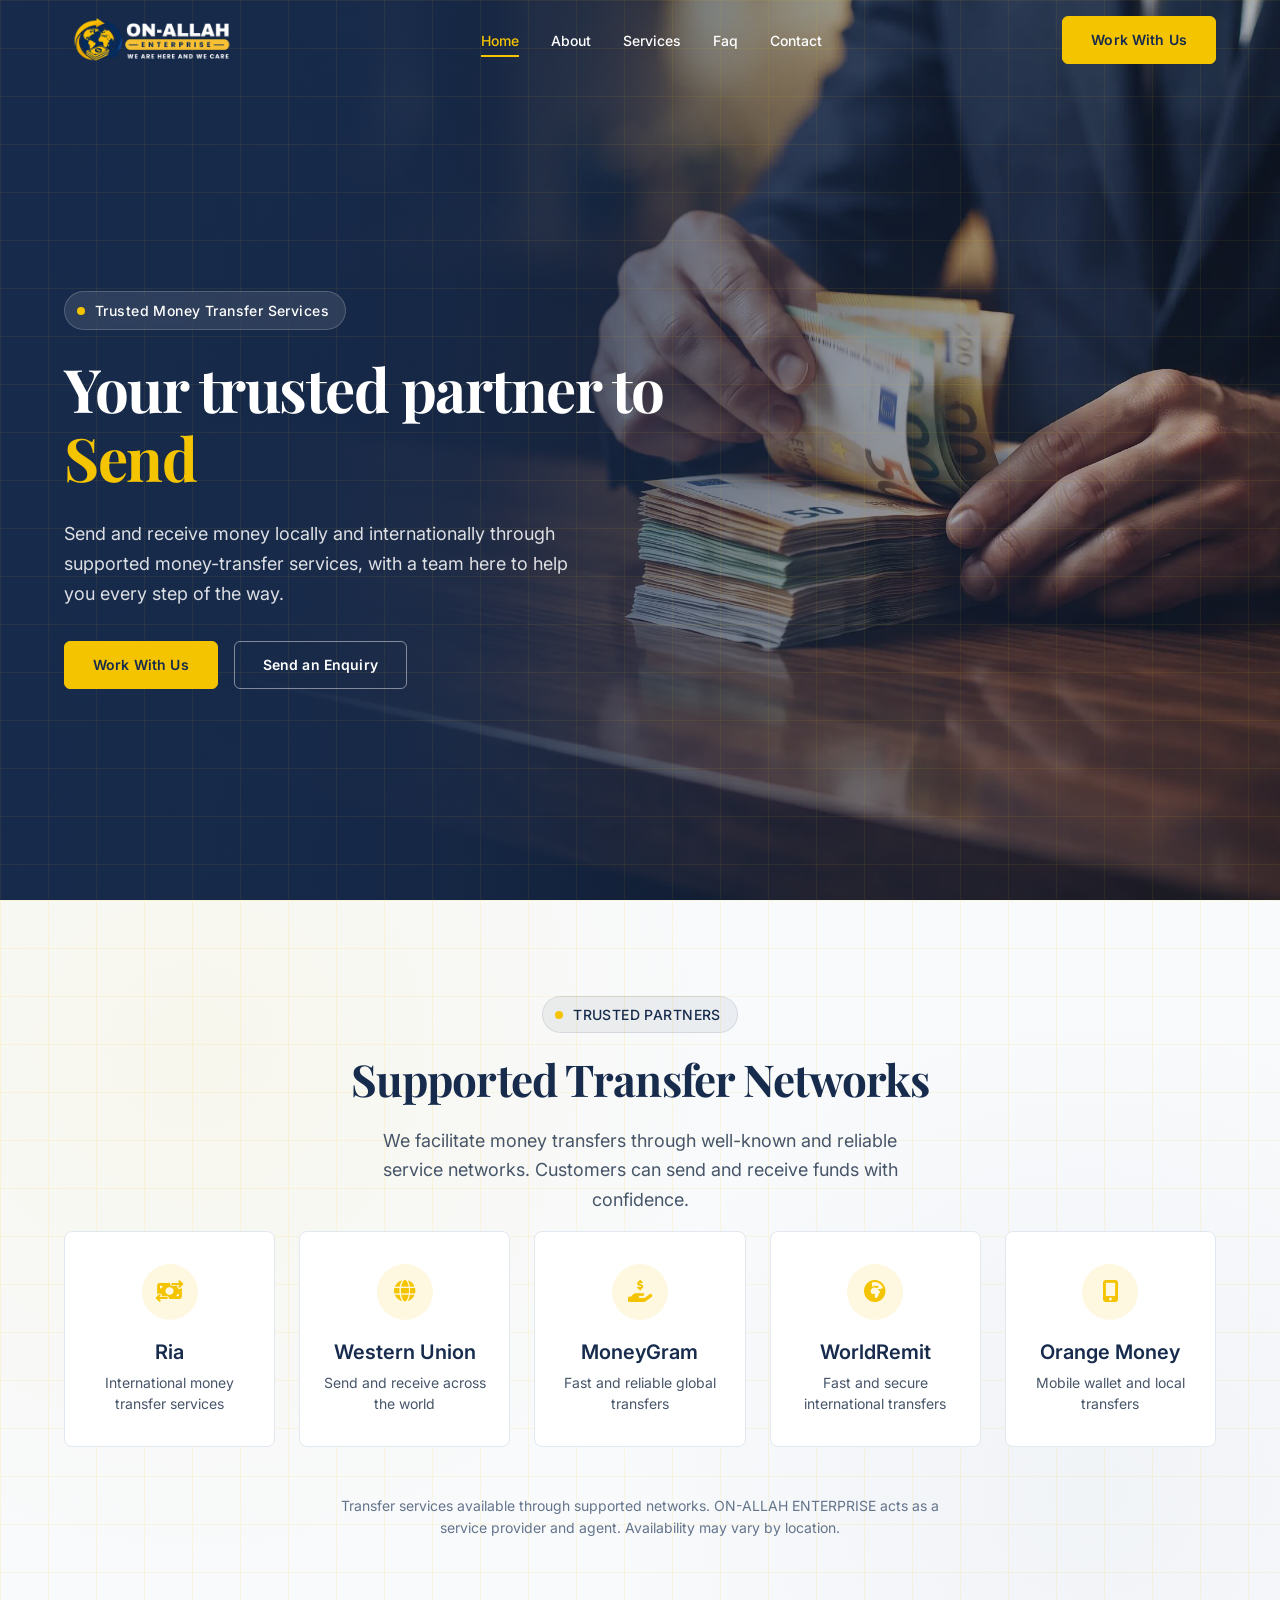
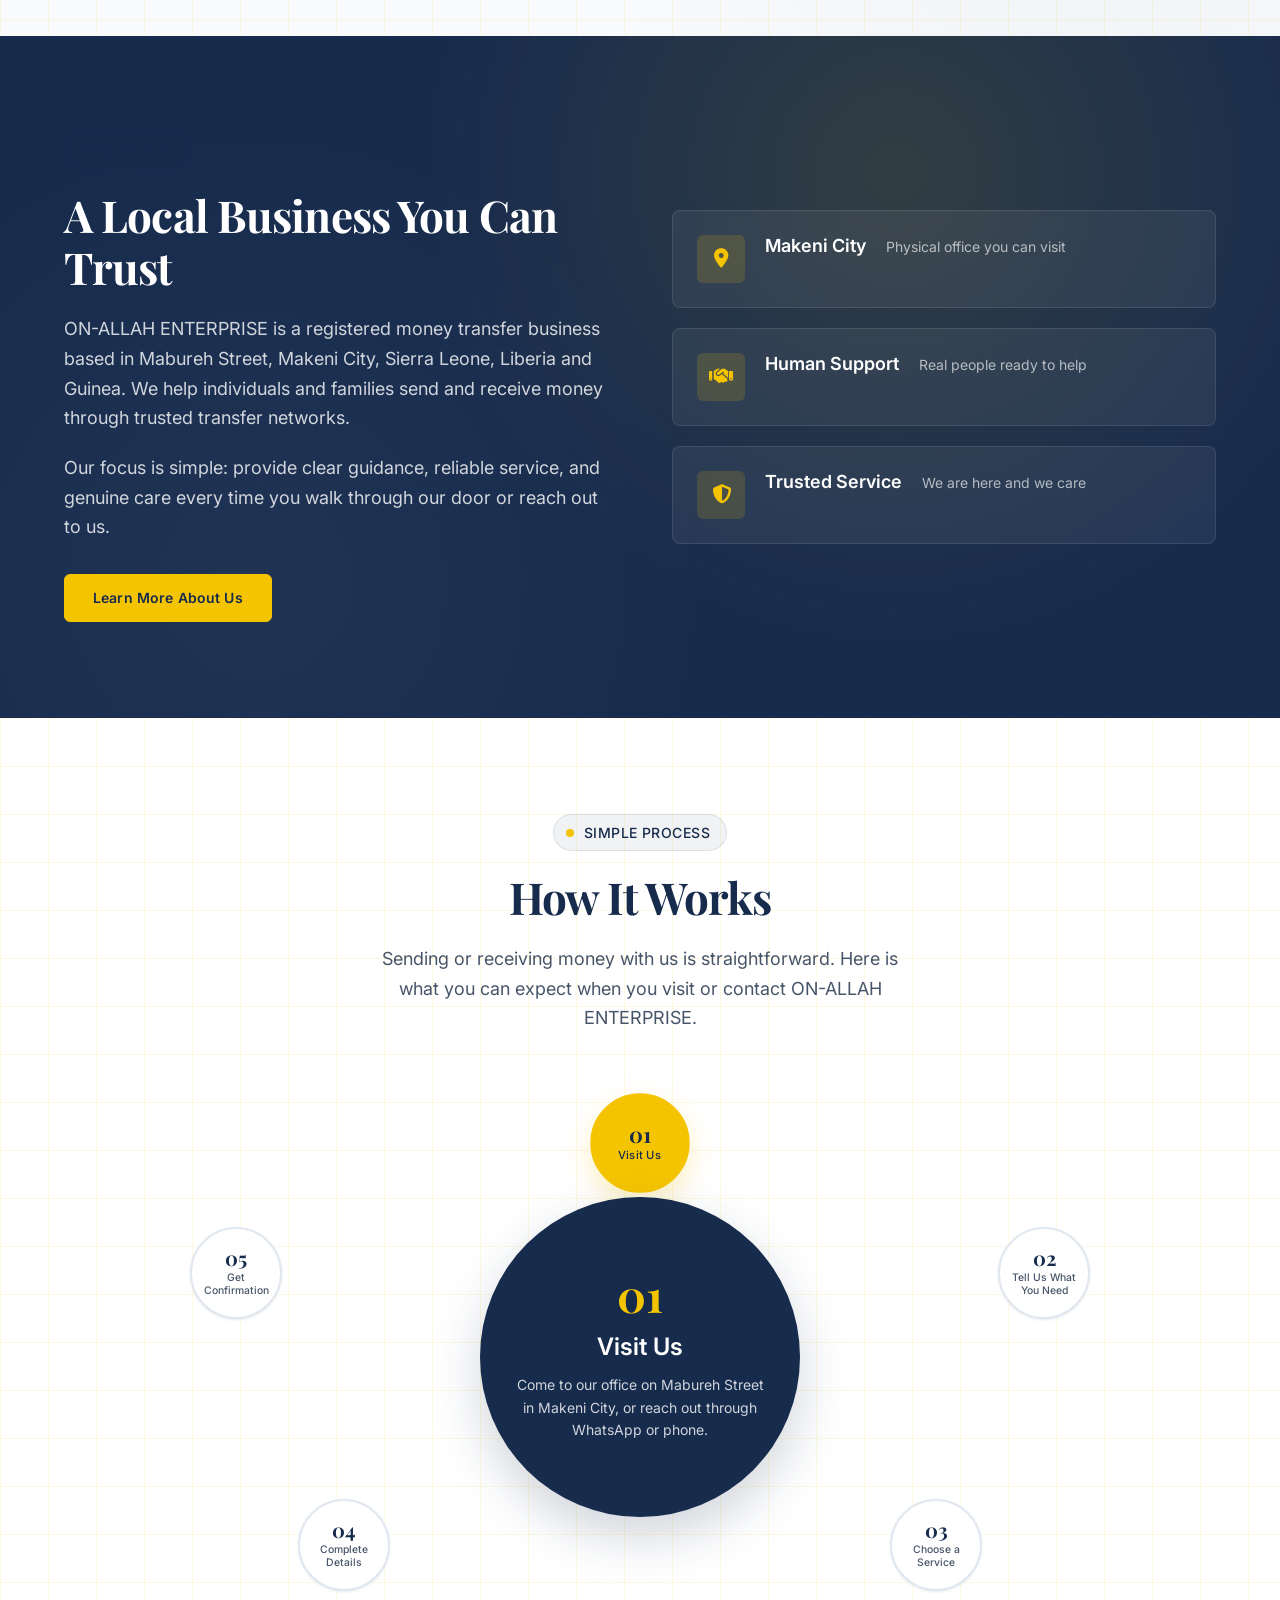
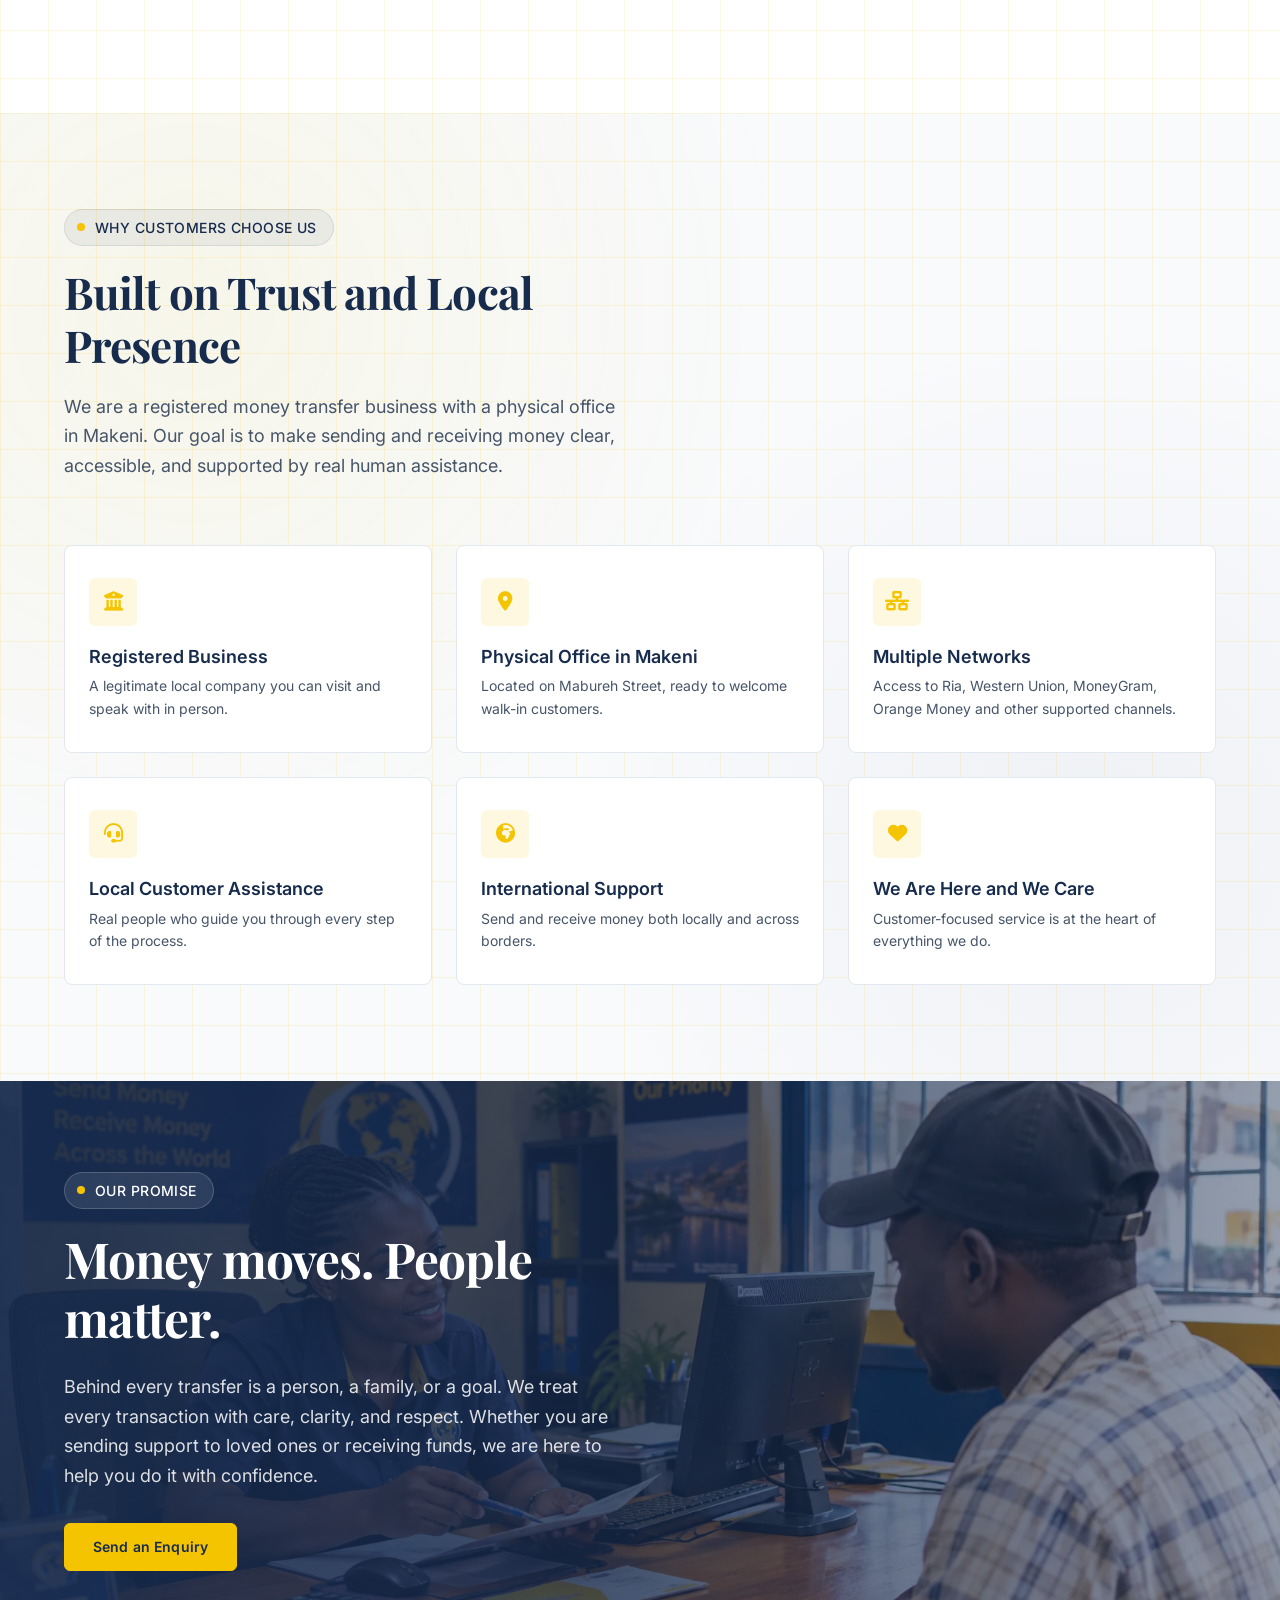
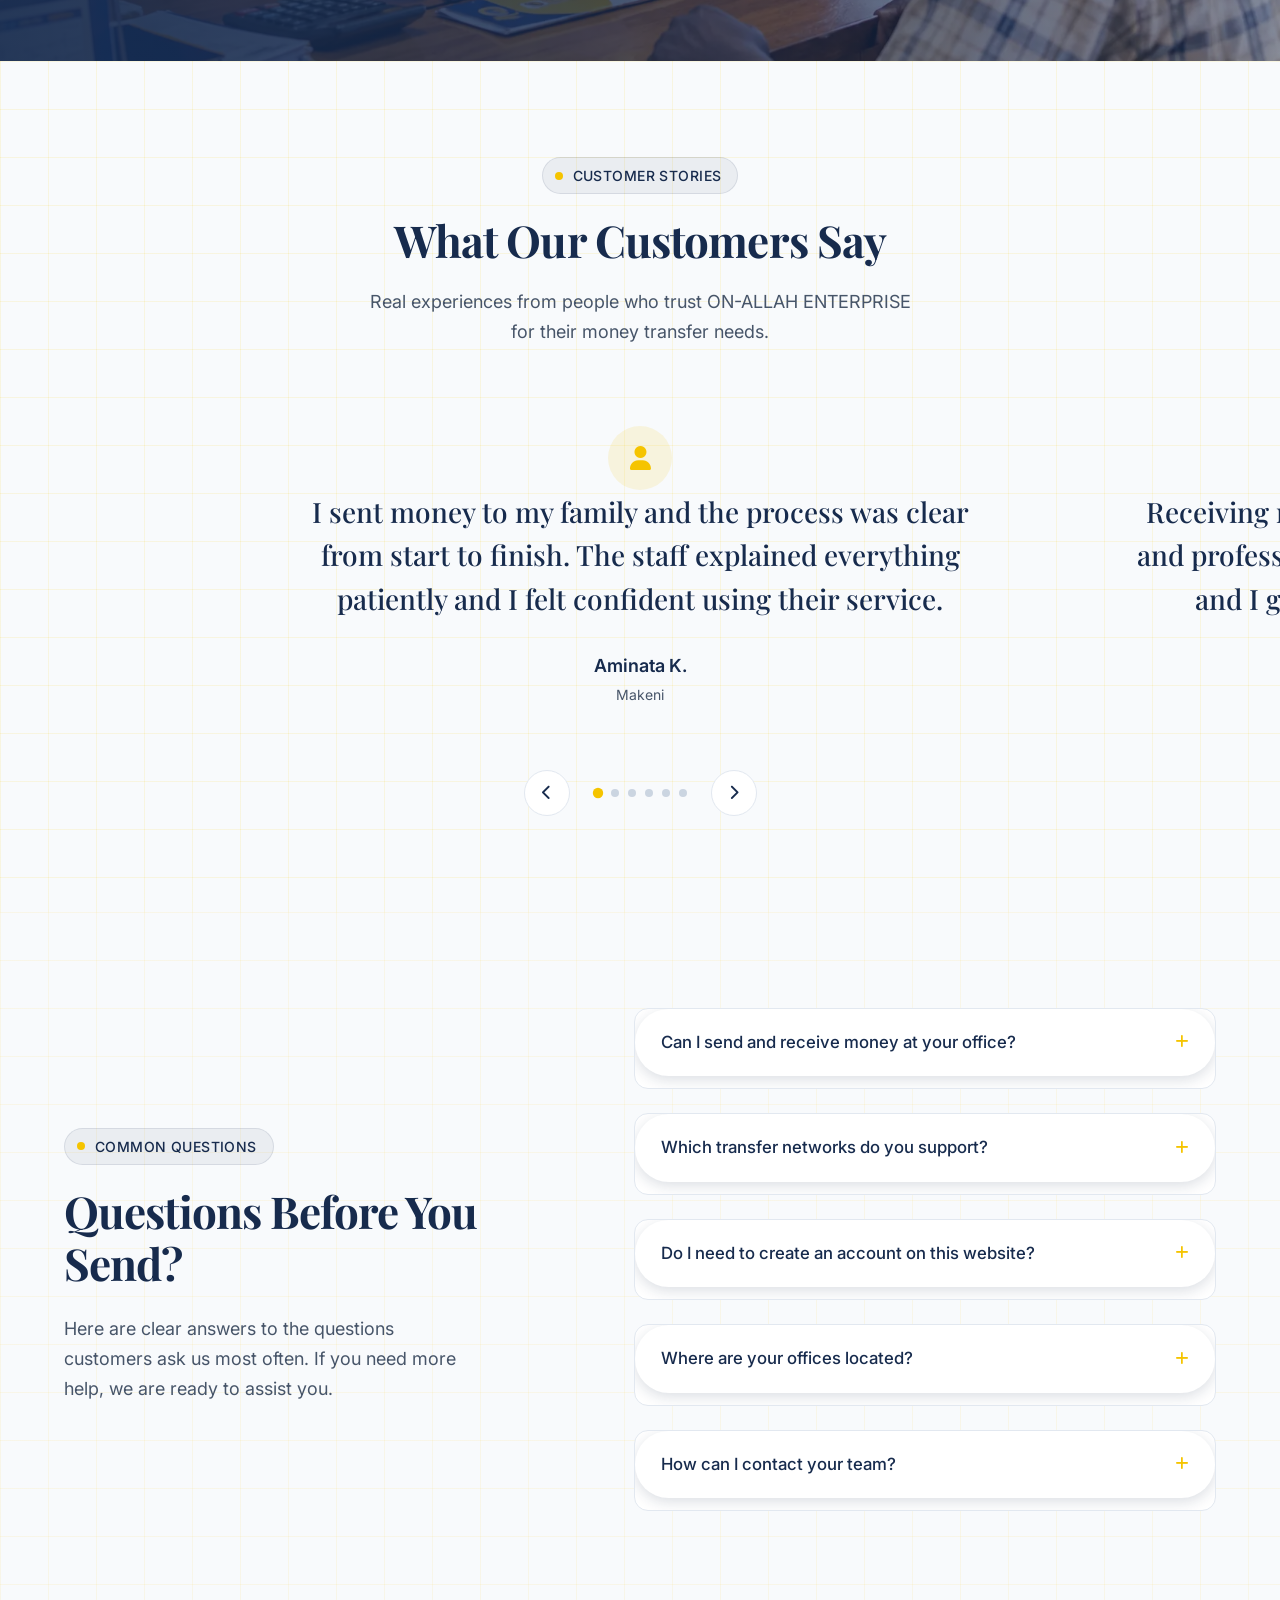
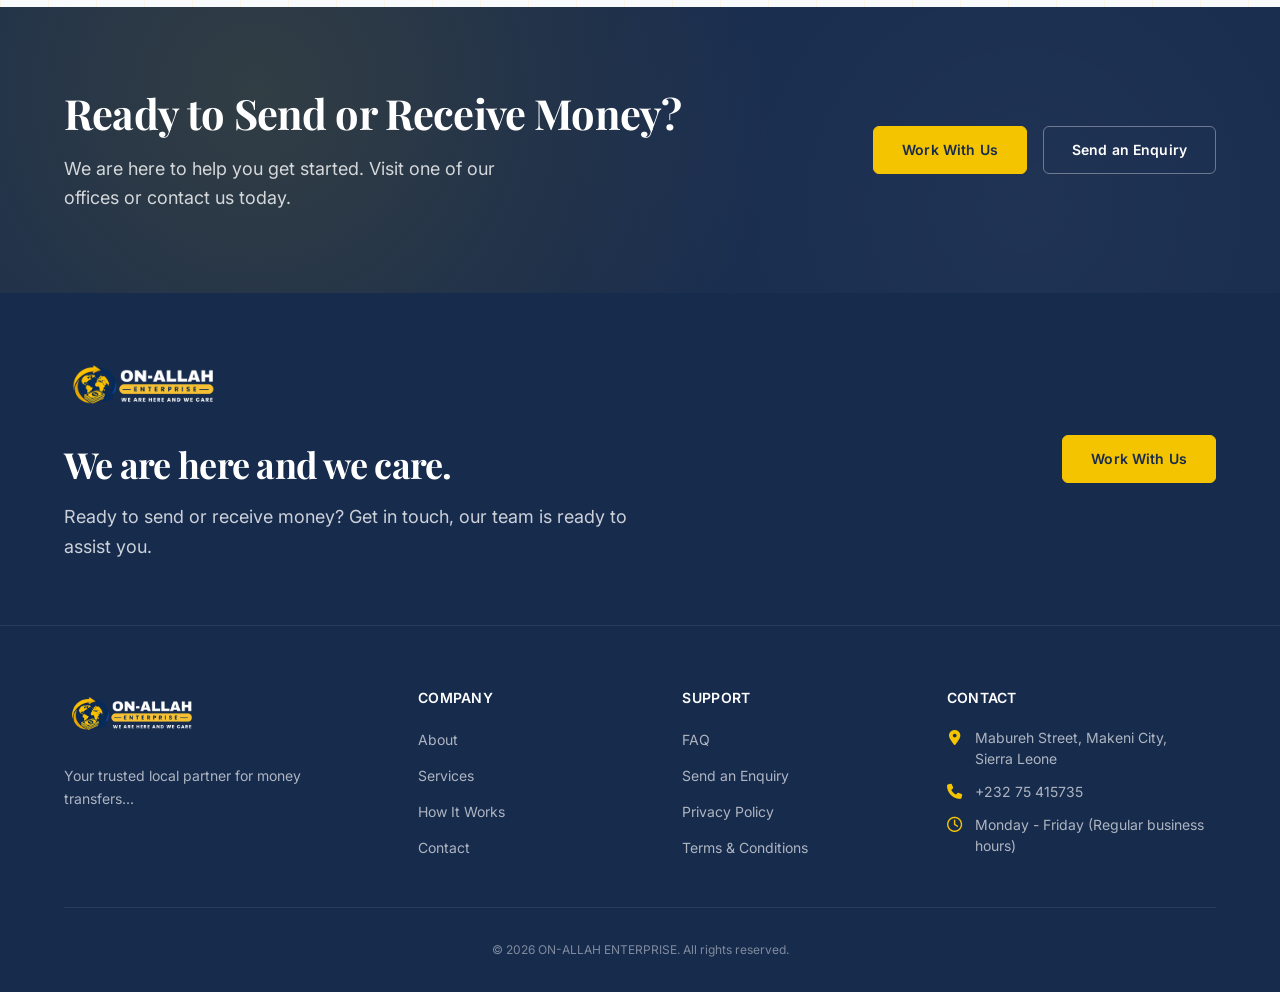
<file: index.html>
<!DOCTYPE html>
<html lang="en">
<head>
  <meta charset="UTF-8">
  <meta name="viewport" content="width=device-width, initial-scale=1.0">

  <title>ON-ALLAH ENTERPRISE | We Are Here and We Care</title>
  <meta
    name="description"
    content="ON-ALLAH ENTERPRISE provides reliable money transfer services through trusted networks, with offices in Sierra Leone and operations in Liberia and Guinea."
  >

  <link rel="preconnect" href="https://fonts.googleapis.com">
  <link rel="preconnect" href="https://fonts.gstatic.com" crossorigin>
  <link rel="preconnect" href="https://cdnjs.cloudflare.com">

  <link
    rel="stylesheet"
    href="https://fonts.googleapis.com/css2?family=Inter:wght@400;500;600;700&family=Playfair+Display:wght@500;600;700&display=swap"
  >

  <link
    rel="stylesheet"
    href="https://cdnjs.cloudflare.com/ajax/libs/font-awesome/6.5.1/css/all.min.css"
  >

  <link
    rel="apple-touch-icon"
    sizes="180x180"
    href="assets/on-favicon/apple-touch-icon.png"
  >
  <link
    rel="icon"
    type="image/png"
    sizes="32x32"
    href="assets/on-favicon/favicon-32x32.png"
  >
  <link
    rel="icon"
    type="image/png"
    sizes="16x16"
    href="assets/on-favicon/favicon-16x16.png"
  >
  <link
    rel="manifest"
    href="assets/on-favicon/site.webmanifest"
  >

  <link rel="stylesheet" href="assets/css/styles.css">
  <link rel="stylesheet" href="assets/css/styles2.css">
</head>
<body>

<div id="header-placeholder"></div>

<section class="hero" id="hero">
<!-- Video Background -->
<div class="hero__media">
    <video 
    class="hero__video" 
    autoplay 
    muted 
    loop 
    playsinline 
    poster="assets/images/hero-img-oa.webp"
    >
    <source src="assets/video/onallah_hero_vi.mp4" type="video/mp4">
    Your browser does not support the video tag.
    </video>
    <div class="hero__overlay"></div>
</div>

<!-- Content -->
<div class="container hero__container">
    <div class="hero__content">
    <span class="hero__eyebrow">
    <span class="hero__eyebrow-dot"></span>
    <span class="hero__eyebrow-text">Trusted Money Transfer Services</span>
    </span>
    <h1 class="hero__title">
        Your trusted partner to
        <span class="hero__dynamic">
        <span class="hero__word is-active">Send</span>
        <span class="hero__word">Receive</span>
        <span class="hero__word">Transfer</span>
        </span>
    </h1>

    <p class="hero__description">
        Send and receive money locally and internationally through supported money-transfer services, with a team here to help you every step of the way.
    </p>

    <div class="hero__actions">
        <a href="/services" class="btn btn--primary" id="hero-whatsapp-cta">
        Work With Us
        </a>
        <a href="/contact" class="btn btn--secondary">
        Send an Enquiry
        </a>
    </div>
    </div>
</div>
</section>

<!--  SUPPORTED NETWORKS  -->
<section class="supported-networks" id="networks">
  <div class="supported-networks__bg"></div>

  <div class="container">
    <div class="supported-networks__header reveal">
      <span class="section-eyebrow">
        <span class="section-eyebrow__dot"></span>
        Trusted Partners
      </span>
      <h2 class="section-title">Supported Transfer Networks</h2>
      <p class="section-desc">
        We facilitate money transfers through well-known and reliable service networks. Customers can send and receive funds with confidence.
      </p>
    </div>

    <div class="supported-networks__grid">
      <article class="sn-card reveal reveal-delay-1">
        <div class="sn-card__icon">
          <i class="fa-solid fa-money-bill-transfer"></i>
        </div>
        <h3>Ria</h3>
        <p>International money transfer services</p>
      </article>

      <article class="sn-card reveal reveal-delay-2">
        <div class="sn-card__icon">
          <i class="fa-solid fa-globe"></i>
        </div>
        <h3>Western Union</h3>
        <p>Send and receive across the world</p>
      </article>

      <article class="sn-card reveal reveal-delay-3">
        <div class="sn-card__icon">
          <i class="fa-solid fa-hand-holding-dollar"></i>
        </div>
        <h3>MoneyGram</h3>
        <p>Fast and reliable global transfers</p>
      </article>

      <article class="sn-card reveal reveal-delay-4">
        <div class="sn-card__icon">
          <i class="fa-solid fa-earth-africa"></i>
        </div>
        <h3>WorldRemit</h3>
        <p>Fast and secure international transfers</p>
      </article>

      <article class="sn-card reveal reveal-delay-5">
        <div class="sn-card__icon">
          <i class="fa-solid fa-mobile-screen-button"></i>
        </div>
        <h3>Orange Money</h3>
        <p>Mobile wallet and local transfers</p>
      </article>
    </div>

    <p class="supported-networks__note reveal">
      Transfer services available through supported networks. ON-ALLAH ENTERPRISE acts as a service provider and agent. Availability may vary by location.
    </p>
  </div>
</section>

<!--  ABOUT TEASER  -->
<section class="about-teaser" id="about-teaser">
  <div class="about-teaser__bg"></div>

  <div class="container about-teaser__container">
    <div class="about-teaser__content reveal">
      <span class="section-eyebrow">Who We Are</span>
      <h2 class="section-title">A Local Business You Can Trust</h2>
      <p class="about-teaser__text">
        ON-ALLAH ENTERPRISE is a registered money transfer business based in Mabureh Street, Makeni City, Sierra Leone, Liberia and Guinea. We help individuals and families send and receive money through trusted transfer networks.
      </p>
      <p class="about-teaser__text">
        Our focus is simple: provide clear guidance, reliable service, and genuine care every time you walk through our door or reach out to us.
      </p>
      <a href="/about" class="btn btn--primary">Learn More About Us</a>
    </div>

    <div class="about-teaser__visual">
      <div class="about-teaser__card reveal reveal-delay-1">
        <div class="about-teaser__card-icon">
          <i class="fa-solid fa-location-dot"></i>
        </div>
        <h3>Makeni City</h3>
        <p>Physical office you can visit</p>
      </div>

      <div class="about-teaser__card reveal reveal-delay-2">
        <div class="about-teaser__card-icon">
          <i class="fa-solid fa-handshake"></i>
        </div>
        <h3>Human Support</h3>
        <p>Real people ready to help</p>
      </div>

      <div class="about-teaser__card reveal reveal-delay-3">
        <div class="about-teaser__card-icon">
          <i class="fa-solid fa-shield-halved"></i>
        </div>
        <h3>Trusted Service</h3>
        <p>We are here and we care</p>
      </div>
    </div>
  </div>
</section>

<!--  HOW IT WORKS  -->
<section class="how-it-works" id="how-it-works">
  <div class="container">
    <div class="how-it-works__header reveal">
      <span class="section-eyebrow">
        <span class="section-eyebrow__dot"></span>
        Simple Process
      </span>
      <h2 class="section-title">How It Works</h2>
      <p class="section-desc">
        Sending or receiving money with us is straightforward. Here is what you can expect when you visit or contact ON-ALLAH ENTERPRISE.
      </p>
    </div>

    <div class="process">
      <!-- Center Display -->
      <div class="process__center">
        <div class="process__center-inner" id="process-center">
          <span class="process__center-number">01</span>
          <h3 class="process__center-title">Visit Us</h3>
          <p class="process__center-text">Come to our office on Mabureh Street in Makeni City, or reach out through WhatsApp or phone.</p>
        </div>
      </div>

      <!-- Surrounding Steps -->
      <div class="process__steps">
        <button class="process__step is-active" data-step="0">
          <span class="process__step-number">01</span>
          <span class="process__step-label">Visit Us</span>
        </button>

        <button class="process__step" data-step="1">
          <span class="process__step-number">02</span>
          <span class="process__step-label">Tell Us What You Need</span>
        </button>

        <button class="process__step" data-step="2">
          <span class="process__step-number">03</span>
          <span class="process__step-label">Choose a Service</span>
        </button>

        <button class="process__step" data-step="3">
          <span class="process__step-number">04</span>
          <span class="process__step-label">Complete Details</span>
        </button>

        <button class="process__step" data-step="4">
          <span class="process__step-number">05</span>
          <span class="process__step-label">Get Confirmation</span>
        </button>
      </div>
    </div>
  </div>
</section>

<!--  WHY CHOOSE US  -->
<section class="why-us" id="why-us">
  <div class="why-us__bg"></div>

  <div class="container">
    <div class="why-us__header reveal">
      <span class="section-eyebrow">
        <span class="section-eyebrow__dot"></span>
        Why Customers Choose Us
      </span>
      <h2 class="section-title">Built on Trust and Local Presence</h2>
      <p class="section-desc">
        We are a registered money transfer business with a physical office in Makeni. Our goal is to make sending and receiving money clear, accessible, and supported by real human assistance.
      </p>
    </div>

    <div class="why-us__grid">
      <div class="why-card reveal reveal-delay-1">
        <div class="why-card__icon"><i class="fa-solid fa-building-columns"></i></div>
        <h3>Registered Business</h3>
        <p>A legitimate local company you can visit and speak with in person.</p>
      </div>

      <div class="why-card reveal reveal-delay-2">
        <div class="why-card__icon"><i class="fa-solid fa-location-dot"></i></div>
        <h3>Physical Office in Makeni</h3>
        <p>Located on Mabureh Street, ready to welcome walk-in customers.</p>
      </div>

      <div class="why-card reveal reveal-delay-3">
        <div class="why-card__icon"><i class="fa-solid fa-network-wired"></i></div>
        <h3>Multiple Networks</h3>
        <p>Access to Ria, Western Union, MoneyGram, Orange Money and other supported channels.</p>
      </div>

      <div class="why-card reveal reveal-delay-4">
        <div class="why-card__icon"><i class="fa-solid fa-headset"></i></div>
        <h3>Local Customer Assistance</h3>
        <p>Real people who guide you through every step of the process.</p>
      </div>

      <div class="why-card reveal reveal-delay-5">
        <div class="why-card__icon"><i class="fa-solid fa-earth-africa"></i></div>
        <h3>International Support</h3>
        <p>Send and receive money both locally and across borders.</p>
      </div>

      <div class="why-card reveal reveal-delay-6">
        <div class="why-card__icon"><i class="fa-solid fa-heart"></i></div>
        <h3>We Are Here and We Care</h3>
        <p>Customer-focused service is at the heart of everything we do.</p>
      </div>
    </div>
  </div>
</section>

<!--  VISUAL STORY  -->
<section class="visual-story" id="visual-story">
  <div class="visual-story__media">
    <img
      src="assets/images/onallah_visual_s.webp"
      alt="Customer receiving support at ON-ALLAH ENTERPRISE"
      class="visual-story__image"
      loading="lazy"
      decoding="async"
    >
    <div class="visual-story__overlay"></div>
  </div>

  <div class="container visual-story__container">
    <div class="visual-story__content reveal">
      <span class="section-eyebrow section-eyebrow--light">
        <span class="section-eyebrow__dot"></span>
        Our Promise
      </span>
      <h2 class="visual-story__title">Money moves. People matter.</h2>
      <p class="visual-story__text">
        Behind every transfer is a person, a family, or a goal. We treat every transaction with care, clarity, and respect. Whether you are sending support to loved ones or receiving funds, we are here to help you do it with confidence.
      </p>
      <a href="/contact" class="btn btn--primary">Send an Enquiry</a>
    </div>
  </div>
</section>

<!--  TESTIMONIALS  -->
<section class="testimonials" id="testimonials">
  <div class="container">
    <div class="testimonials__header reveal">
      <span class="section-eyebrow">
        <span class="section-eyebrow__dot"></span>
        Customer Stories
      </span>
      <h2 class="section-title">What Our Customers Say</h2>
      <p class="section-desc">
        Real experiences from people who trust ON-ALLAH ENTERPRISE for their money transfer needs.
      </p>
    </div>

    <div class="testimonials__carousel reveal">
      <div class="testimonials__track" id="testimonials-track">
        <!-- Slides will be injected -->
      </div>


      <div class="testimonials__nav">
        <button class="testimonials__btn testimonials__btn--prev" id="testimonial-prev" aria-label="Previous testimonial">
          <i class="fa-solid fa-chevron-left"></i>
        </button>

        <div class="testimonials__dots" id="testimonials-dots"></div>

        <button class="testimonials__btn testimonials__btn--next" id="testimonial-next" aria-label="Next testimonial">
          <i class="fa-solid fa-chevron-right"></i>
        </button>
      </div>
    </div>
  </div>
</section>


<!-- FAQ -->
<section class="faq" id="faq">
  <div class="container faq__container">
    <div class="faq__intro reveal">
      <span class="section-eyebrow">
        <span class="section-eyebrow__dot"></span>
        Common Questions
      </span>
      <h2 class="section-title">Questions Before You Send?</h2>
      <p class="faq__intro-text">
        Here are clear answers to the questions customers ask us most often. If you need more help, we are ready to assist you.
      </p>
    </div>

    <div class="faq__list reveal" id="faq-list">
      <!-- FAQ items will be injected -->
    </div>
  </div>
</section>

<!--  FINAL CTA  -->
<section class="final-cta" id="final-cta">
  <div class="final-cta__bg"></div>

  <div class="container final-cta__container reveal">
    <div class="final-cta__content">
      <h2 class="final-cta__title">Ready to Send or Receive Money?</h2>
      <p class="final-cta__text">
        We are here to help you get started. Visit one of our offices or contact us today.
      </p>
    </div>

    <div class="final-cta__actions">
      <a href="/services" class="btn btn--primary" id="final-whatsapp-cta">Work With Us</a>
      <a href="contact/" class="btn btn--secondary final-cta__secondary">Send an Enquiry</a>
    </div>
  </div>
</section>

<div id="footer-placeholder"></div>

  <script src="assets/js/main.js"></script>
</body>
</html>
</file>
<file: assets/css/styles.css>
/* Design System & Base Styles */
:root {

  --color-primary: #F5C400;
  --color-gold: #D9A900;
  --color-navy: #172B4D;
  --color-white: #FFFFFF;
  --color-light: #F8FAFC;

  --color-gray-50: #F8FAFC;
  --color-gray-100: #F1F5F9;
  --color-gray-200: #E2E8F0;
  --color-gray-300: #CBD5E1;
  --color-gray-400: #94A3B8;
  --color-gray-500: #64748B;
  --color-gray-600: #475569;
  --color-gray-700: #334155;
  --color-gray-800: #1E293B;
  --color-gray-900: #0F172A;

  /* Semantic */
  --color-text: var(--color-navy);
  --color-text-muted: var(--color-gray-600);
  --color-border: var(--color-gray-200);
  --color-border-strong: var(--color-gray-300);

  /* Typography */
  --font-serif: "Playfair Display", Georgia, "Times New Roman", serif;
  --font-sans: "Inter", system-ui, -apple-system, BlinkMacSystemFont, "Segoe UI", Roboto, sans-serif;

  --fs-xs: 0.75rem;     /* 12px */
  --fs-sm: 0.875rem;    /* 14px */
  --fs-base: 1rem;      /* 16px */
  --fs-md: 1.125rem;    /* 18px */
  --fs-lg: 1.25rem;     /* 20px */
  --fs-xl: 1.5rem;      /* 24px */
  --fs-2xl: 1.875rem;   /* 30px */
  --fs-3xl: 2.25rem;    /* 36px */
  --fs-4xl: 3rem;       /* 48px */
  --fs-5xl: 3.75rem;    /* 60px */
  --fs-6xl: 4.5rem;     /* 72px */

  --fw-regular: 400;
  --fw-medium: 500;
  --fw-semibold: 600;
  --fw-bold: 700;

  --lh-tight: 1.2;
  --lh-snug: 1.35;
  --lh-normal: 1.5;
  --lh-relaxed: 1.65;

  /* Spacing scale */
  --space-1: 0.25rem;   /* 4px */
  --space-2: 0.5rem;    /* 8px */
  --space-3: 0.75rem;   /* 12px */
  --space-4: 1rem;      /* 16px */
  --space-5: 1.25rem;   /* 20px */
  --space-6: 1.5rem;    /* 24px */
  --space-8: 2rem;      /* 32px */
  --space-10: 2.5rem;   /* 40px */
  --space-12: 3rem;     /* 48px */
  --space-16: 4rem;     /* 64px */
  --space-20: 5rem;     /* 80px */
  --space-24: 6rem;     /* 96px */
  --space-32: 8rem;     /* 128px */

  --container-max: 1200px;
  --container-narrow: 800px;
  --container-padding: var(--space-6);

  --header-height: 80px;
  --header-height-scrolled: 70px;

  --radius-sm: 4px;
  --radius-md: 6px;
  --radius-lg: 8px;
  --radius-xl: 12px;
  --radius-full: 9999px;

  --shadow-xs: 0 1px 2px rgba(23, 43, 77, 0.04);
  --shadow-sm: 0 1px 3px rgba(23, 43, 77, 0.06), 0 1px 2px rgba(23, 43, 77, 0.04);
  --shadow-md: 0 4px 6px -1px rgba(23, 43, 77, 0.06), 0 2px 4px -2px rgba(23, 43, 77, 0.04);
  --shadow-lg: 0 10px 15px -3px rgba(23, 43, 77, 0.06), 0 4px 6px -4px rgba(23, 43, 77, 0.04);

  --transition-fast: 150ms ease;
  --transition-base: 250ms ease;
  --transition-slow: 350ms ease;
  --transition-smooth: 400ms cubic-bezier(0.4, 0, 0.2, 1);

  --btn-height: 48px;
  --btn-height-sm: 40px;
  --btn-padding-x: 1.75rem;
  --btn-radius: var(--radius-md);

  --z-dropdown: 100;
  --z-sticky: 200;
  --z-header: 300;
  --z-overlay: 400;
  --z-modal: 500;
}

@keyframes grid-move {
  0% {
    background-position: 0 0;
  }
  100% {
    background-position: 48px 48px;
  }
}

/* MODERN RESET */
*,
*::before,
*::after {
  box-sizing: border-box;
  margin: 0;
  padding: 0;
}

html {
  scroll-behavior: smooth;
  -webkit-text-size-adjust: 100%;
  text-size-adjust: 100%;
}

body {
  min-height: 100vh;
  line-height: var(--lh-normal);
  font-family: var(--font-sans);
  font-size: var(--fs-base);
  font-weight: var(--fw-regular);
  color: var(--color-text);
  background-color: var(--color-white);
  -webkit-font-smoothing: antialiased;
  -moz-osx-font-smoothing: grayscale;
}

img,
picture,
video,
canvas,
svg {
  display: block;
  max-width: 100%;
  height: auto;
}

input,
button,
textarea,
select {
  font: inherit;
  color: inherit;
}

button {
  cursor: pointer;
  background: none;
  border: none;
}

a {
  color: inherit;
  text-decoration: none;
}

ul,
ol {
  list-style: none;
}

h1, h2, h3, h4, h5, h6 {
  font-family: var(--font-serif);
  font-weight: var(--fw-bold);
  line-height: var(--lh-tight);
  color: var(--color-navy);
}

p {
  line-height: var(--lh-relaxed);
}

/* TYPOGRAPHY SCALE */
.text-display {
  font-family: var(--font-serif);
  font-size: clamp(2.5rem, 5vw, var(--fs-5xl));
  font-weight: var(--fw-bold);
  line-height: var(--lh-tight);
  letter-spacing: -0.02em;
}

h1, .h1 {
  font-size: clamp(2rem, 4vw, var(--fs-4xl));
  letter-spacing: -0.02em;
}

h2, .h2 {
  font-size: clamp(1.75rem, 3vw, var(--fs-3xl));
  letter-spacing: -0.015em;
}

h3, .h3 {
  font-size: clamp(1.375rem, 2.5vw, var(--fs-2xl));
}

h4, .h4 {
  font-size: var(--fs-xl);
  font-family: var(--font-sans);
  font-weight: var(--fw-semibold);
}

h5, .h5 {
  font-size: var(--fs-lg);
  font-family: var(--font-sans);
  font-weight: var(--fw-semibold);
}

h6, .h6 {
  font-size: var(--fs-md);
  font-family: var(--font-sans);
  font-weight: var(--fw-semibold);
}

.lead {
  font-size: var(--fs-lg);
  line-height: var(--lh-relaxed);
  color: var(--color-text-muted);
}

.small {
  font-size: var(--fs-sm);
}

/* LAYOUT UTILITIES */
.container {
  width: 100%;
  max-width: var(--container-max);
  margin-inline: auto;
  padding-inline: var(--container-padding);
}

.container--narrow {
  max-width: var(--container-narrow);
}

.section {
  padding-block: var(--space-20);
}

.section--sm {
  padding-block: var(--space-16);
}

.section--lg {
  padding-block: var(--space-24);
}

/* BUTTON SYSTEM */
.btn {
  display: inline-flex;
  align-items: center;
  justify-content: center;
  gap: var(--space-2);
  height: var(--btn-height);
  padding-inline: var(--btn-padding-x);
  font-family: var(--font-sans);
  font-size: var(--fs-sm);
  font-weight: var(--fw-semibold);
  line-height: 1;
  letter-spacing: 0.01em;
  border-radius: var(--btn-radius);
  border: 1.5px solid transparent;
  transition: 
    background-color var(--transition-base),
    color var(--transition-base),
    border-color var(--transition-base),
    transform var(--transition-fast),
    box-shadow var(--transition-base);
  white-space: nowrap;
  text-decoration: none;
  cursor: pointer;
}

.btn:hover {
  transform: translateY(-1px);
}

.btn:active {
  transform: translateY(0);
}

.btn--primary {
  background-color: var(--color-primary);
  color: var(--color-navy);
  border-color: var(--color-primary);
}

.btn--primary:hover {
  background-color: var(--color-gold);
  border-color: var(--color-gold);
  box-shadow: var(--shadow-sm);
}

.btn--secondary {
  background-color: transparent;
  color: var(--color-navy);
  border-color: var(--color-navy);
}

.btn--secondary:hover {
  background-color: var(--color-navy);
  color: var(--color-white);
}

.btn--ghost {
  background-color: transparent;
  color: var(--color-navy);
  border-color: transparent;
  padding-inline: var(--space-4);
}

.btn--ghost:hover {
  background-color: var(--color-gray-100);
}

.btn--sm {
  height: var(--btn-height-sm);
  padding-inline: 1.25rem;
  font-size: var(--fs-xs);
}

.btn--full {
  width: 100%;
}

/* FOCUS & ACCESSIBILITY */
:focus-visible {
  outline: 2px solid var(--color-primary);
  outline-offset: 3px;
}


:focus:not(:focus-visible) {
  outline: none;
}

/* Reduced motion */
@media (prefers-reduced-motion: reduce) {
  html {
    scroll-behavior: auto;
  }

  *,
  *::before,
  *::after {
    animation-duration: 0.01ms !important;
    animation-iteration-count: 1 !important;
    transition-duration: 0.01ms !important;
    scroll-behavior: auto !important;
  }
}

/* SELECTION & MISC */
::selection {
  background-color: var(--color-primary);
  color: var(--color-navy);
}

.sr-only {
  position: absolute;
  width: 1px;
  height: 1px;
  padding: 0;
  margin: -1px;
  overflow: hidden;
  clip: rect(0, 0, 0, 0);
  white-space: nowrap;
  border: 0;
}

/* HEADER */
.header {
  position: fixed;
  top: 0;
  left: 0;
  width: 100%;
  height: var(--header-height);
  z-index: var(--z-header);
  background-color: transparent;
  transition: 
    background-color var(--transition-smooth),
    height var(--transition-base),
    box-shadow var(--transition-base),
    backdrop-filter var(--transition-base);
}

.header__inner {
  display: flex;
  align-items: center;
  justify-content: space-between;
  height: 100%;
  gap: var(--space-8);
}

/* Logo */
.header__logo {
  display: flex;
  align-items: center;
  flex-shrink: 0;
  z-index: 30;
}

.header__logo img {
  height: 62px;
  width: auto;
  transition: height var(--transition-base);
}

/* Navigation */
.header__nav {
  display: flex;
  align-items: center;
}

.header__menu {
  display: flex;
  align-items: center;
  gap: var(--space-8);
}

.header__link {
  position: relative;
  font-size: var(--fs-sm);
  font-weight: var(--fw-medium);
  color: var(--color-white);
  padding: var(--space-2) 0;
  transition: color var(--transition-fast);
}

.header__link::after {
  content: "";
  position: absolute;
  left: 0;
  bottom: 0;
  width: 0;
  height: 2px;
  background-color: var(--color-primary);
  transition: width var(--transition-base);
}

.header__link:hover,
.header__link.active {
  color: var(--color-primary);
}

.header__link:hover::after,
.header__link.active::after {
  width: 100%;
}


.header__actions {
  display: flex;
  align-items: center;
  gap: var(--space-4);
  z-index: 30;
}

.header__cta {
  display: none;
}


.header__toggle {
  display: none;
  align-items: center;
  justify-content: center;
  width: 44px;
  height: 44px;
  color: var(--color-white);
  font-size: 1.4rem;
  border-radius: var(--radius-md);
  transition: background-color var(--transition-fast);
  z-index: 30;
}

.header__toggle:hover {
  background-color: rgba(255, 255, 255, 0.12);
}

/* Icon Switching */
.header__icon-open {
  display: inline-block;
}

.header__icon-close {
  display: none;
}

.header__toggle[aria-expanded="true"] .header__icon-open {
  display: none;
}

.header__toggle[aria-expanded="true"] .header__icon-close {
  display: inline-block;
}


.header--scrolled {
  height: var(--header-height-scrolled);
  background-color: rgba(23, 43, 77, 0.90);
  backdrop-filter: blur(14px);
  -webkit-backdrop-filter: blur(14px);
  box-shadow: 0 1px 0 rgba(0, 0, 0, 0.18);
}

.header--scrolled .header__logo img {
  height: 48px;
}

/* ========== Mobile Menu ========== */
@media (max-width: 900px) {
  .header__nav {
    position: fixed;
    top: 0;
    left: 0;
    width: 100%;
    height: 100vh;
    height: 100dvh;
    background-color: rgba(23, 43, 77, 0.97);
    backdrop-filter: blur(18px);
    -webkit-backdrop-filter: blur(18px);
    display: flex;
    align-items: center;
    justify-content: center;
    opacity: 0;
    visibility: hidden;
    transform: translateY(-10px);
    transition: 
      opacity var(--transition-smooth),
      visibility var(--transition-smooth),
      transform var(--transition-smooth);
    z-index: 20;
  }

  .header__nav.is-open {
    opacity: 1;
    visibility: visible;
    transform: translateY(0);
  }

  .header__menu {
    flex-direction: column;
    gap: var(--space-8);
    text-align: center;
  }

  .header__link {
    font-size: var(--fs-xl);
    font-weight: var(--fw-medium);
    color: var(--color-white);
  }

  .header__link::after {
    display: none;
  }

  .header__link:hover,
  .header__link.active {
    color: var(--color-primary);
  }

  .header__cta {
    display: none;
  }

  .header__toggle {
    display: flex;
  }
}

/* Desktop */
@media (min-width: 901px) {
  .header__toggle {
    display: none;
  }

  .header__cta {
    display: inline-flex;
  }
}

/* Smaller Mobile Logo */
@media (max-width: 700px) {
  .header__logo img {
    height: 48px;
  }

  .header--scrolled .header__logo img {
    height: 44px;
  }

  .footer-cta__logo img {
    height: 50px;
  }

  .footer-brand__logo img {
    height: 44px;
  }
}

/* FOOTER */

.footer {
  background-color: var(--color-navy);
  color: var(--color-white);
}


.footer-cta {
  padding-block: var(--space-16);
  border-bottom: 1px solid rgba(255, 255, 255, 0.08);
}

.footer-cta__inner {
  display: flex;
  align-items: center;
  justify-content: space-between;
  gap: var(--space-10);
}

.footer-cta__content {
  max-width: 580px;
}

.footer-cta__logo {
  display: inline-block;
  margin-bottom: var(--space-6);
}

.footer-cta__logo img {
  height: 56px;
  width: auto;

}

.footer-cta__title {
  font-family: var(--font-serif);
  font-size: clamp(1.75rem, 3vw, 2.25rem);
  font-weight: var(--fw-bold);
  color: var(--color-white);
  margin-bottom: var(--space-4);
  letter-spacing: -0.02em;
}

.footer-cta__text {
  font-size: var(--fs-md);
  line-height: var(--lh-relaxed);
  color: rgba(255, 255, 255, 0.78);
  margin-bottom: 0;
}

.footer-cta__action {
  flex-shrink: 0;
}


.footer-main {
  padding-block: var(--space-16) var(--space-8);
}

.footer-main__grid {
  display: grid;
  grid-template-columns: 1.4fr 1fr 1fr 1.2fr;
  gap: var(--space-10);
  margin-bottom: var(--space-12);
}

/* Brand column */
.footer-brand__logo {
  display: inline-block;
  margin-bottom: var(--space-5);
}

.footer-brand__logo img {
  height: 48px;
  width: auto;
}

.footer-brand__text {
  font-size: var(--fs-sm);
  line-height: var(--lh-relaxed);
  color: rgba(255, 255, 255, 0.65);
  max-width: 260px;
}

/* Columns */
.footer-col__title {
  font-family: var(--font-sans);
  font-size: var(--fs-sm);
  font-weight: var(--fw-semibold);
  color: var(--color-white);
  margin-bottom: var(--space-5);
  letter-spacing: 0.02em;
  text-transform: uppercase;
}

.footer-col__list {
  display: flex;
  flex-direction: column;
  gap: var(--space-3);
}

.footer-col__list a {
  font-size: var(--fs-sm);
  color: rgba(255, 255, 255, 0.65);
  transition: color var(--transition-fast);
}

.footer-col__list a:hover {
  color: var(--color-primary);
}

/* Contact list with icons */
.footer-col__list--contact li {
  display: flex;
  align-items: flex-start;
  gap: var(--space-3);
  font-size: var(--fs-sm);
  color: rgba(255, 255, 255, 0.65);
  line-height: 1.5;
}

.footer-col__list--contact i {
  color: var(--color-primary);
  font-size: 0.95rem;
  margin-top: 3px;
  width: 16px;
  text-align: center;
  flex-shrink: 0;
}

.footer-col__list--contact a {
  color: rgba(255, 255, 255, 0.65);
}

.footer-col__list--contact a:hover {
  color: var(--color-primary);
}

/* Bottom bar */
.footer-bottom {
  padding-top: var(--space-8);
  border-top: 1px solid rgba(255, 255, 255, 0.08);
  text-align: center;
}

.footer-bottom__copy {
  font-size: var(--fs-xs);
  color: rgba(255, 255, 255, 0.45);
}

/* ---------- Responsive ---------- */
@media (max-width: 1000px) {
  .footer-main__grid {
    grid-template-columns: 1fr 1fr;
    gap: var(--space-10) var(--space-8);
  }

  .footer-col--brand {
    grid-column: 1 / -1;
    margin-bottom: var(--space-4);
  }
}

@media (max-width: 700px) {
  .footer-cta__inner {
    flex-direction: column;
    align-items: flex-start;
    text-align: left;
    gap: var(--space-8);
  }

  .footer-cta {
    padding-block: var(--space-12);
  }

  .footer-main__grid {
    grid-template-columns: 1fr;
    gap: var(--space-8);
  }

  .footer-col--brand {
    margin-bottom: var(--space-2);
  }

  .footer-brand__text {
    max-width: 100%;
  }
}

@media (max-width: 480px) {
  .footer-cta__title {
    font-size: 1.6rem;
  }
}

/* HERO */

.hero {
  position: relative;
  min-height: 100vh;
  min-height: 100dvh;
  display: flex;
  align-items: center;
  overflow: hidden;
  padding-top: var(--header-height);
  background-color: var(--color-navy);
}

.hero__overlay::after {
  content: "";
  position: absolute;
  inset: 0;
  background-image: 
    linear-gradient(90deg, rgba(245, 196, 0, 0.07) 1px, transparent 1px),
    linear-gradient(rgba(245, 196, 0, 0.07) 1px, transparent 1px);
  background-size: 48px 48px;
  animation: grid-move 28s linear infinite;
  pointer-events: none;
  z-index: 1;
}

.hero__media {
  position: absolute;
  inset: 0;
  z-index: 0;
}

.hero__video {
  width: 100%;
  height: 100%;
  object-fit: cover;
  object-position: center;
}

.hero__overlay {
  position: absolute;
  inset: 0;
  background: linear-gradient(
    90deg,
    rgba(23, 43, 77, 0.92) 0%,
    rgba(23, 43, 77, 0.78) 35%,
    rgba(23, 43, 77, 0.45) 65%,
    rgba(23, 43, 77, 0.25) 100%
  );
}

/* Content */
.hero__container {
  position: relative;
  z-index: 2;
  width: 100%;
  padding-block: var(--space-16);
}

.hero__content {
  max-width: 620px;
}

.hero__eyebrow {
  display: inline-flex;
  align-items: center;
  gap: 10px;
  padding: 8px 16px 8px 12px;
  background-color: rgba(255, 255, 255, 0.1);
  border: 1px solid rgba(255, 255, 255, 0.18);
  border-radius: 100px;
  font-size: var(--fs-sm);
  font-weight: var(--fw-medium);
  color: var(--color-white);
  letter-spacing: 0.03em;
  margin-bottom: var(--space-6);
  backdrop-filter: blur(8px);
  transition: all var(--transition-base);
  cursor: default;
}

.hero__eyebrow-dot {
  width: 8px;
  height: 8px;
  background-color: var(--color-primary);
  border-radius: 50%;
  box-shadow: 0 0 0 0 rgba(245, 196, 0, 0.6);
  animation: pulse-glow 2s infinite;
  flex-shrink: 0;
}

.hero__eyebrow-text {
  transition: color var(--transition-fast);
}


.hero__eyebrow:hover {
  background-color: rgba(245, 196, 0, 0.15);
  border-color: rgba(245, 196, 0, 0.4);
}

.hero__eyebrow:hover .hero__eyebrow-text {
  color: var(--color-primary);
}

.hero__eyebrow:hover .hero__eyebrow-dot {
  background-color: #4ade80; 
  box-shadow: 0 0 0 0 rgba(74, 222, 128, 0.6);
  animation: pulse-glow-green 2s infinite;
}


@keyframes pulse-glow {
  0% {
    box-shadow: 0 0 0 0 rgba(245, 196, 0, 0.5);
  }
  70% {
    box-shadow: 0 0 0 8px rgba(245, 196, 0, 0);
  }
  100% {
    box-shadow: 0 0 0 0 rgba(245, 196, 0, 0);
  }
}

@keyframes pulse-glow-green {
  0% {
    box-shadow: 0 0 0 0 rgba(74, 222, 128, 0.5);
  }
  70% {
    box-shadow: 0 0 0 8px rgba(74, 222, 128, 0);
  }
  100% {
    box-shadow: 0 0 0 0 rgba(74, 222, 128, 0);
  }
}

/* Title */
.hero__title {
  font-family: var(--font-serif);
  font-size: clamp(2.4rem, 5.5vw, 3.75rem);
  font-weight: var(--fw-bold);
  line-height: 1.15;
  color: var(--color-white);
  margin-bottom: var(--space-6);
  letter-spacing: -0.025em;
}

/* Dynamic Word */
.hero__dynamic {
  display: inline-block;
  position: relative;
  height: 1.2em;
  min-width: 8.5ch;    
  vertical-align: bottom;
  overflow: hidden;
}

.hero__word {
  position: absolute;
  left: 0;
  top: 0;
  display: block;
  width: 100%;
  color: var(--color-primary);
  opacity: 0;
  transform: translateY(40%);
  transition: 
    opacity 0.5s cubic-bezier(0.4, 0, 0.2, 1),
    transform 0.5s cubic-bezier(0.4, 0, 0.2, 1);
  white-space: nowrap;
}

.hero__word.is-active {
  opacity: 1;
  transform: translateY(0);
}

.hero__description {
  font-size: var(--fs-md);
  line-height: var(--lh-relaxed);
  color: rgba(255, 255, 255, 0.85);
  margin-bottom: var(--space-8);
  max-width: 520px;
}

/* Actions */
.hero__actions {
  display: flex;
  flex-wrap: wrap;
  gap: var(--space-4);
}

.hero__actions .btn--secondary {
  border-color: rgba(255, 255, 255, 0.45);
  color: var(--color-white);
}

.hero__actions .btn--secondary:hover {
  background-color: var(--color-white);
  color: var(--color-navy);
  border-color: var(--color-white);
}

/* ---------- Responsive ---------- */
@media (max-width: 900px) {
  .hero {
    min-height: 90vh;
    min-height: 90dvh;
  }

  .hero__overlay {
    background: linear-gradient(
      180deg,
      rgba(23, 43, 77, 0.88) 0%,
      rgba(23, 43, 77, 0.75) 50%,
      rgba(23, 43, 77, 0.7) 100%
    );
  }

  .hero__content {
    max-width: 100%;
    text-align: left;
  }
}

@media (max-width: 600px) {
  .hero {
    min-height: 100vh;
    min-height: 100dvh;
    padding-top: calc(var(--header-height) + var(--space-4));
  }

  .hero__container {
    padding-block: var(--space-12);
  }

  .hero__title {
    font-size: clamp(2rem, 8vw, 2.6rem);
  }

  .hero__description {
    font-size: var(--fs-base);
  }

  .hero__actions {
    flex-direction: column;
    align-items: stretch;
  }

  .hero__actions .btn {
    width: 100%;
  }
}


@media (prefers-reduced-motion: reduce) {
  .hero__word {
    transition: none;
  }
}

/* SHARED SECTION */
.section-eyebrow {
  display: inline-block;
  font-size: var(--fs-sm);
  font-weight: var(--fw-semibold);
  color: var(--color-primary);
  letter-spacing: 0.06em;
  text-transform: uppercase;
  margin-bottom: var(--space-4);
}

.section-title {
  font-family: var(--font-serif);
  font-size: clamp(1.9rem, 4vw, 2.75rem);
  font-weight: var(--fw-bold);
  color: var(--color-navy);
  line-height: 1.2;
  margin-bottom: var(--space-5);
  letter-spacing: -0.02em;
}

.section-desc {
  font-size: var(--fs-md);
  color: var(--color-text-muted);
  max-width: 560px;
  line-height: var(--lh-relaxed);
  margin-bottom: var(--space-4);
}

/* SUPPORTED NETWORKS */
.networks {
  position: relative;
  padding-block: var(--space-24);
  overflow: hidden;
  background-color: var(--color-light);
}

.networks__bg {
  position: absolute;
  inset: 0;
  background: 
    radial-gradient(circle at 20% 30%, rgba(245, 196, 0, 0.08) 0%, transparent 50%),
    radial-gradient(circle at 80% 70%, rgba(23, 43, 77, 0.05) 0%, transparent 50%);
  z-index: 0;
}

.networks .container {
  position: relative;
  z-index: 1;
}

.networks__header {
  text-align: center;
  max-width: 640px;
  margin-inline: auto;
  margin-bottom: var(--space-14);
}

.networks__header .section-desc {
  margin-inline: auto;
}

.networks__grid {
  display: grid;
  grid-template-columns: repeat(4, 1fr);
  gap: var(--space-6);
  margin-bottom: var(--space-12);
}

.network-card {
  background: var(--color-white);
  border: 1px solid var(--color-border);
  border-radius: var(--radius-lg);
  padding: var(--space-8) var(--space-6);
  text-align: center;
  transition: 
    transform var(--transition-base),
    box-shadow var(--transition-base),
    border-color var(--transition-base);
}

.network-card:hover {
  transform: translateY(-6px);
  box-shadow: var(--shadow-md);
  border-color: rgba(245, 196, 0, 0.35);
}

.network-card__icon {
  width: 56px;
  height: 56px;
  margin-inline: auto;
  margin-bottom: var(--space-5);
  display: flex;
  align-items: center;
  justify-content: center;
  background: rgba(245, 196, 0, 0.12);
  color: var(--color-primary);
  font-size: 1.4rem;
  border-radius: var(--radius-full);
}

.network-card h3 {
  font-family: var(--font-sans);
  font-size: var(--fs-lg);
  font-weight: var(--fw-semibold);
  color: var(--color-navy);
  margin-bottom: var(--space-2);
}

.network-card p {
  font-size: var(--fs-sm);
  color: var(--color-text-muted);
  line-height: 1.5;
}

.networks__note {
  text-align: center;
  font-size: var(--fs-sm);
  color: var(--color-gray-500);
  max-width: 600px;
  margin-inline: auto;
}

/* ABOUT */
.about-teaser {
  position: relative;
  padding-block: var(--space-24);
  overflow: hidden;
  background-color: var(--color-navy);
  color: var(--color-white);
}

.about-teaser__bg {
  position: absolute;
  inset: 0;
  background: 
    radial-gradient(circle at 70% 20%, rgba(245, 196, 0, 0.12) 0%, transparent 45%),
    radial-gradient(circle at 20% 80%, rgba(255, 255, 255, 0.04) 0%, transparent 40%);
  z-index: 0;
}

.about-teaser__container {
  position: relative;
  z-index: 1;
  display: grid;
  grid-template-columns: 1fr 1fr;
  gap: var(--space-16);
  align-items: center;
}

.about-teaser .section-title {
  color: var(--color-white);
}

.about-teaser__text {
  font-size: var(--fs-md);
  line-height: var(--lh-relaxed);
  color: rgba(255, 255, 255, 0.8);
  margin-bottom: var(--space-5);
}

.about-teaser__text:last-of-type {
  margin-bottom: var(--space-8);
}

.about-teaser__visual {
  display: grid;
  gap: var(--space-5);
}

.about-teaser__card {
  display: flex;
  align-items: flex-start;
  gap: var(--space-5);
  background: rgba(255, 255, 255, 0.06);
  border: 1px solid rgba(255, 255, 255, 0.1);
  border-radius: var(--radius-lg);
  padding: var(--space-6);
  transition: background-color var(--transition-base);
}

.about-teaser__card:hover {
  background: rgba(255, 255, 255, 0.1);
}

.about-teaser__card-icon {
  width: 48px;
  height: 48px;
  flex-shrink: 0;
  display: flex;
  align-items: center;
  justify-content: center;
  background: rgba(245, 196, 0, 0.15);
  color: var(--color-primary);
  font-size: 1.2rem;
  border-radius: var(--radius-md);
}

.about-teaser__card h3 {
  font-family: var(--font-sans);
  font-size: var(--fs-md);
  font-weight: var(--fw-semibold);
  color: var(--color-white);
  margin-bottom: var(--space-1);
}

.about-teaser__card p {
  font-size: var(--fs-sm);
  color: rgba(255, 255, 255, 0.65);
}

/* ==========================================================================
   SCROLL REVEAL ANIMATIONS
   ========================================================================== */
.reveal {
  opacity: 0;
  transform: translateY(40px);
  transition: 
    opacity 0.8s cubic-bezier(0.4, 0, 0.2, 1),
    transform 0.8s cubic-bezier(0.4, 0, 0.2, 1);
}

.reveal.is-visible {
  opacity: 1;
  transform: translateY(0);
}

.reveal-delay-1 { transition-delay: 0.1s; }
.reveal-delay-2 { transition-delay: 0.2s; }
.reveal-delay-3 { transition-delay: 0.3s; }
.reveal-delay-4 { transition-delay: 0.4s; }

/* ==========================================================================
   RESPONSIVE
   ========================================================================== */
@media (max-width: 1000px) {
  .networks__grid {
    grid-template-columns: repeat(2, 1fr);
  }

  .about-teaser__container {
    grid-template-columns: 1fr;
    gap: var(--space-12);
  }
}

@media (max-width: 600px) {
  .networks {
    padding-block: var(--space-16);
  }

  .networks__grid {
    grid-template-columns: 1fr;
    gap: var(--space-5);
  }

  .about-teaser {
    padding-block: var(--space-16);
  }

  .about-teaser__card {
    padding: var(--space-5);
  }
}

/* ==========================================================================
   SECTION EYEBROW (Badge Style)
   ========================================================================== */
.section-eyebrow {
  display: inline-flex;
  align-items: center;
  gap: 10px;
  padding: 7px 16px 7px 12px;
  background-color: rgba(23, 43, 77, 0.06);
  border: 1px solid rgba(23, 43, 77, 0.1);
  border-radius: 100px;
  font-size: var(--fs-sm);
  font-weight: var(--fw-medium);
  color: var(--color-navy);
  letter-spacing: 0.03em;
  margin-bottom: var(--space-5);
}

.section-eyebrow__dot {
  width: 8px;
  height: 8px;
  background-color: var(--color-primary);
  border-radius: 50%;
  box-shadow: 0 0 0 0 rgba(245, 196, 0, 0.5);
  animation: pulse-glow 2.2s infinite;
  flex-shrink: 0;
}

.section-eyebrow--light {
  background-color: rgba(255, 255, 255, 0.1);
  border-color: rgba(255, 255, 255, 0.18);
  color: var(--color-white);
}

/* HOW IT WORKS  */

.how-it-works {
  position: relative;
  padding-block: var(--space-24);
  background-color: var(--color-white);
  overflow: hidden;
}

.how-it-works::before {
  content: "";
  position: absolute;
  inset: 0;
  background-image: 
    linear-gradient(90deg, rgba(245, 196, 0, 0.11) 1px, transparent 1px),
    linear-gradient(rgba(245, 196, 0, 0.11) 1px, transparent 1px);
  background-size: 48px 48px;
  z-index: 0;
  pointer-events: none;
  animation: grid-move 22s linear infinite;
}

.how-it-works .container {
  position: relative;
  z-index: 1;
}
.how-it-works__header {
  text-align: center;
  max-width: 600px;
  margin-inline: auto;
  margin-bottom: var(--space-16);
}

.how-it-works__header .section-desc {
  margin-inline: auto;
}

.process__center-inner {
  transition: opacity 0.25s ease, transform 0.25s ease;
}

.process {
  position: relative;
  max-width: 900px;
  margin-inline: auto;
  min-height: 520px;
  display: flex;
  align-items: center;
  justify-content: center;
}

/* Center Circle */
.process__center {
  width: 320px;
  height: 320px;
  border-radius: 50%;
  background: var(--color-navy);
  display: flex;
  align-items: center;
  justify-content: center;
  text-align: center;
  padding: var(--space-8);
  box-shadow: 0 20px 50px rgba(23, 43, 77, 0.2);
  position: relative;
  z-index: 5;
  transition: transform 0.5s cubic-bezier(0.4, 0, 0.2, 1);
}

.process__center-inner {
  color: var(--color-white);
}

.process__center-number {
  display: block;
  font-family: var(--font-serif);
  font-size: 2.8rem;
  font-weight: var(--fw-bold);
  color: var(--color-primary);
  line-height: 1;
  margin-bottom: var(--space-4);
}

.process__center-title {
  font-family: var(--font-sans);
  font-size: var(--fs-xl);
  font-weight: var(--fw-semibold);
  color: var(--color-white);
  margin-bottom: var(--space-3);
}

.process__center-text {
  font-size: var(--fs-sm);
  line-height: 1.6;
  color: rgba(255, 255, 255, 0.8);
}

/* Surrounding Steps */
.process__steps {
  position: absolute;
  inset: 0;
  pointer-events: none;
}

.process__step {
  position: absolute;
  pointer-events: auto;
  background: var(--color-white);
  border: 2px solid var(--color-border);
  border-radius: var(--radius-full);
  width: 92px;
  height: 92px;
  display: flex;
  flex-direction: column;
  align-items: center;
  justify-content: center;
  cursor: pointer;
  transition: all 0.4s cubic-bezier(0.4, 0, 0.2, 1);
  box-shadow: var(--shadow-sm);
}

.process__step:hover,
.process__step.is-active {
  border-color: var(--color-primary);
  background: var(--color-primary);
  transform: scale(1.08);
  box-shadow: 0 10px 25px rgba(245, 196, 0, 0.25);
}

.process__step:hover .process__step-number,
.process__step.is-active .process__step-number,
.process__step:hover .process__step-label,
.process__step.is-active .process__step-label {
  color: var(--color-navy);
}

.process__step-number {
  font-family: var(--font-serif);
  font-size: 1.25rem;
  font-weight: var(--fw-bold);
  color: var(--color-navy);
  line-height: 1;
}

.process__step-label {
  font-size: 0.65rem;
  font-weight: var(--fw-medium);
  color: var(--color-text-muted);
  text-align: center;
  margin-top: 4px;
  max-width: 70px;
  line-height: 1.2;
}

/* Position the 5 steps around the circle */
.process__step:nth-child(1) { top: 0; left: 50%; transform: translateX(-50%); }
.process__step:nth-child(2) { top: 25%; right: 0; }
.process__step:nth-child(3) { bottom: 5%; right: 12%; }
.process__step:nth-child(4) { bottom: 5%; left: 12%; }
.process__step:nth-child(5) { top: 25%; left: 0; }

.process__step:nth-child(1).is-active,
.process__step:nth-child(1):hover { transform: translateX(-50%) scale(1.08); }

/* ==========================================================================
   WHY CHOOSE US
   ========================================================================== */
.why-us {
  position: relative;
  padding-block: var(--space-24);
  background-color: var(--color-light);
  overflow: hidden;
}

.why-us__bg {
  position: absolute;
  inset: 0;
  background: 
    radial-gradient(circle at 15% 20%, rgba(245, 196, 0, 0.07) 0%, transparent 45%),
    radial-gradient(circle at 85% 75%, rgba(23, 43, 77, 0.04) 0%, transparent 40%);
  z-index: 0;
}

.why-us__bg::after {
  content: "";
  position: absolute;
  inset: 0;
  background-image: 
    linear-gradient(90deg, rgba(245, 196, 0, 0.12) 1px, transparent 1px),
    linear-gradient(rgba(245, 196, 0, 0.12) 1px, transparent 1px);
  background-size: 48px 48px;
  pointer-events: none;
  animation: grid-move 26s linear infinite;
}

.why-us .container {
  position: relative;
  z-index: 1;
}

.why-us__header {
  max-width: 580px;
  margin-bottom: var(--space-16); /* increased spacing */
}

.why-us__grid {
  display: grid;
  grid-template-columns: repeat(3, 1fr);
  gap: var(--space-6);
}

.why-card {
  background: var(--color-white);
  border: 1px solid var(--color-border);
  border-radius: var(--radius-lg);
  padding: var(--space-8) var(--space-6);
  transition: transform var(--transition-base), box-shadow var(--transition-base), border-color var(--transition-base);
}

.why-card:hover {
  transform: translateY(-5px);
  box-shadow: var(--shadow-md);
  border-color: rgba(245, 196, 0, 0.3);
}

.why-card__icon {
  width: 48px;
  height: 48px;
  display: flex;
  align-items: center;
  justify-content: center;
  background: rgba(245, 196, 0, 0.12);
  color: var(--color-primary);
  font-size: 1.2rem;
  border-radius: var(--radius-md);
  margin-bottom: var(--space-5);
}

.why-card h3 {
  font-family: var(--font-sans);
  font-size: var(--fs-md);
  font-weight: var(--fw-semibold);
  color: var(--color-navy);
  margin-bottom: var(--space-2);
}

.why-card p {
  font-size: var(--fs-sm);
  color: var(--color-text-muted);
  line-height: 1.6;
}

/* ==========================================================================
   VISUAL STORY
   ========================================================================== */
.visual-story {
  position: relative;
  min-height: 580px;
  display: flex;
  align-items: center;
  overflow: hidden;
}

.visual-story__media {
  position: absolute;
  inset: 0;
  z-index: 0;
}

.visual-story__image {
  width: 100%;
  height: 100%;
  object-fit: cover;
  object-position: center;
}

.visual-story__overlay {
  position: absolute;
  inset: 0;
  background: linear-gradient(90deg, rgba(23, 43, 77, 0.93) 0%, rgba(23, 43, 77, 0.8) 45%, rgba(23, 43, 77, 0.45) 100%);
}

.visual-story__container {
  position: relative;
  z-index: 2;
  padding-block: var(--space-20);
}

.visual-story__content {
  max-width: 560px;
}

.visual-story__title {
  font-family: var(--font-serif);
  font-size: clamp(2.1rem, 4.5vw, 3.1rem);
  font-weight: var(--fw-bold);
  color: var(--color-white);
  line-height: 1.2;
  margin-bottom: var(--space-6);
  letter-spacing: -0.02em;
}

.visual-story__text {
  font-size: var(--fs-md);
  line-height: var(--lh-relaxed);
  color: rgba(255, 255, 255, 0.85);
  margin-bottom: var(--space-8);
}

/* RESPONSIVE */

@media (max-width: 900px) {
  .process {
    min-height: auto;
    flex-direction: column;
    gap: var(--space-10);
  }

  .process__center {
    width: 280px;
    height: 280px;
    order: -1;
  }

  .process__steps {
    position: static;
    display: flex;
    flex-wrap: wrap;
    justify-content: center;
    gap: var(--space-4);
  }

  .process__step {
    position: static;
    width: 80px;
    height: 80px;
  }

  .process__step:nth-child(1),
  .process__step:nth-child(1).is-active,
  .process__step:nth-child(1):hover {
    transform: none;
  }

  .why-us__grid {
    grid-template-columns: repeat(2, 1fr);
  }
}

@media (max-width: 600px) {
  .how-it-works {
    padding-block: var(--space-16);
  }

  .process__center {
    width: 260px;
    height: 260px;
  }

  .process__center-number {
    font-size: 2.2rem;
  }

  .why-us {
    padding-block: var(--space-16);
  }

  .why-us__header {
    margin-bottom: var(--space-12);
  }

  .why-us__grid {
    grid-template-columns: 1fr;
  }

  .visual-story {
    min-height: 480px;
  }

  .visual-story__overlay {
    background: linear-gradient(180deg, rgba(23, 43, 77, 0.9) 0%, rgba(23, 43, 77, 0.85) 100%);
  }
}

/* TESTIMONIALS */

.testimonials {
  position: relative;
  padding-block: var(--space-24);
  background-color: var(--color-light);
  overflow: hidden;
}

.testimonials::before {
  content: "";
  position: absolute;
  inset: 0;
  background-image: 
    linear-gradient(90deg, rgba(23, 43, 77, 0.03) 1px, transparent 1px),
    linear-gradient(rgba(23, 43, 77, 0.03) 1px, transparent 1px);
  background-size: 48px 48px;
  z-index: 0;
  pointer-events: none;
  animation: grid-move 30s linear infinite;
}

.testimonials .container {
  position: relative;
  z-index: 1;
}

.testimonials__header {
  text-align: center;
  max-width: 580px;
  margin-inline: auto;
  margin-bottom: var(--space-16);
}

.testimonials__header .section-eyebrow {
  margin-bottom: var(--space-5);
}

.testimonials__header .section-title {
  margin-bottom: var(--space-5);
}

.testimonials__header .section-desc {
  margin-inline: auto;
  margin-bottom: 0;
}

.testimonials__carousel {
  position: relative;
  max-width: 820px;
  margin-inline: auto;
}

.testimonials__track {
  display: flex;
  transition: transform 0.55s cubic-bezier(0.4, 0, 0.2, 1);
  will-change: transform;
}

.testimonial-slide {
  min-width: 100%;
  padding: 0 var(--space-4);
  box-sizing: border-box;
}

.testimonial-content {
  text-align: center;
  max-width: 680px;
  margin-inline: auto;
  padding-block: var(--space-4);
}

.testimonial-icon {
  width: 64px;
  height: 64px;
  margin-inline: auto;
  margin-bottom: var(--space-7);
  display: flex;
  align-items: center;
  justify-content: center;
  background: rgba(245, 196, 0, 0.12);
  color: var(--color-primary);
  font-size: 1.5rem;
  border-radius: 50%;
}

.testimonial-quote {
  font-family: var(--font-serif);
  font-size: clamp(1.35rem, 3vw, 1.75rem);
  font-weight: var(--fw-medium);
  line-height: 1.55;
  color: var(--color-navy);
  margin-bottom: var(--space-8);
  position: relative;
}

.testimonials::before {
  content: "";
  position: absolute;
  inset: 0;
  background-image: 
    linear-gradient(90deg, rgba(245, 196, 0, 0.11) 1px, transparent 1px),
    linear-gradient(rgba(245, 196, 0, 0.11) 1px, transparent 1px);
  background-size: 48px 48px;
  z-index: 0;
  pointer-events: none;
  animation: grid-move 24s linear infinite;
}

.testimonial-author {
  display: flex;
  flex-direction: column;
  align-items: center;
  gap: 5px;
}

.testimonial-author strong {
  font-size: var(--fs-md);
  font-weight: var(--fw-semibold);
  color: var(--color-navy);
}

.testimonial-author span {
  font-size: var(--fs-sm);
  color: var(--color-text-muted);
}

/* Navigation */
.testimonials__nav {
  display: flex;
  align-items: center;
  justify-content: center;
  gap: var(--space-6);
  margin-top: var(--space-12);
}

.testimonials__btn {
  width: 46px;
  height: 46px;
  border-radius: 50%;
  border: 1.5px solid var(--color-border);
  background: var(--color-white);
  color: var(--color-navy);
  display: flex;
  align-items: center;
  justify-content: center;
  font-size: 0.95rem;
  transition: all var(--transition-base);
  cursor: pointer;
}

.testimonials__btn:hover {
  background: var(--color-navy);
  color: var(--color-white);
  border-color: var(--color-navy);
}

.testimonials__dots {
  display: flex;
  gap: 9px;
}

.testimonials__dot {
  width: 8px;
  height: 8px;
  border-radius: 50%;
  background: var(--color-gray-300);
  border: none;
  padding: 0;
  cursor: pointer;
  transition: all var(--transition-base);
}

.testimonials__dot.is-active {
  background: var(--color-primary);
  transform: scale(1.3);
}

/* Responsive */
@media (max-width: 700px) {
  .testimonials {
    padding-block: var(--space-16);
  }

  .testimonials__header {
    margin-bottom: var(--space-12);
  }

  .testimonial-quote {
    font-size: 1.25rem;
  }

  .testimonial-quote::before {
    font-size: 2.8rem;
    top: -1rem;
    left: -0.3rem;
  }

  .testimonials__nav {
    gap: var(--space-4);
    margin-top: var(--space-10);
  }
}


/* FAQ */
.faq {
  padding-block: var(--space-24);
  background-color: var(--color-white);
}

.faq__container {
  display: grid;
  grid-template-columns: 1fr 1.1fr;
  gap: var(--space-16);
  align-items: start;
}

.faq__intro {
  position: sticky;
  top: 120px;
}

.faq__intro .section-title {
  margin-bottom: var(--space-6);
}

.faq__intro-text {
  font-size: var(--fs-md);
  color: var(--color-text-muted);
  line-height: var(--lh-relaxed);
  max-width: 420px;
}

.faq__list {
  display: flex;
  flex-direction: column;
  gap: var(--space-4);
}

.faq-item {
  border: 1px solid var(--color-border);
  border-radius: var(--radius-lg);
  background: var(--color-white);
  overflow: hidden;
  transition: border-color var(--transition-base), box-shadow var(--transition-base);
}

.faq-item.is-open {
  border-color: rgba(245, 196, 0, 0.4);
  box-shadow: var(--shadow-sm);
}

.faq-question {
  width: 100%;
  display: flex;
  align-items: center;
  justify-content: space-between;
  gap: var(--space-4);
  padding: var(--space-6) var(--space-7);
  background: none;
  border: none;
  text-align: left;
  font-size: var(--fs-md);
  font-weight: var(--fw-medium);
  color: var(--color-navy);
  cursor: pointer;
  transition: background-color var(--transition-fast);
}

.faq-question:hover {
  background-color: var(--color-gray-50);
}

.faq-question i {
  font-size: 0.95rem;
  color: var(--color-primary);
  transition: transform 0.3s ease;
  flex-shrink: 0;
}

.faq-item.is-open .faq-question i {
  transform: rotate(45deg);
}

.faq-answer {
  max-height: 0;
  overflow: hidden;
  transition: max-height 0.4s cubic-bezier(0.4, 0, 0.2, 1);
}

.faq-answer p {
  padding: 0 var(--space-7) var(--space-6);
  font-size: var(--fs-sm);
  line-height: 1.7;
  color: var(--color-text-muted);
}

/* FINAL CTA */
.final-cta {
  position: relative;
  padding-block: var(--space-20);
  background-color: var(--color-navy);
  overflow: hidden;
}

.final-cta__bg {
  position: absolute;
  inset: 0;
  background: 
    radial-gradient(circle at 20% 30%, rgba(245, 196, 0, 0.12) 0%, transparent 50%),
    radial-gradient(circle at 80% 70%, rgba(255, 255, 255, 0.04) 0%, transparent 45%);
  z-index: 0;
}

.final-cta__container {
  position: relative;
  z-index: 1;
  display: flex;
  align-items: center;
  justify-content: space-between;
  gap: var(--space-12);
}

.final-cta__title {
  font-family: var(--font-serif);
  font-size: clamp(1.9rem, 4vw, 2.6rem);
  font-weight: var(--fw-bold);
  color: var(--color-white);
  line-height: 1.25;
  margin-bottom: var(--space-4);
  letter-spacing: -0.02em;
}

.final-cta__text {
  font-size: var(--fs-md);
  color: rgba(255, 255, 255, 0.8);
  max-width: 480px;
  line-height: 1.6;
}

.final-cta__actions {
  display: flex;
  gap: var(--space-4);
  flex-shrink: 0;
}

.final-cta__secondary {
  border-color: rgba(255, 255, 255, 0.35);
  color: var(--color-white);
}

.final-cta__secondary:hover {
  background-color: var(--color-white);
  color: var(--color-navy);
  border-color: var(--color-white);
}

.faq {
  padding-block: var(--space-24);
  background-color: var(--color-light);
  position: relative;
  overflow: hidden;
}

.faq::before {
  content: "";
  position: absolute;
  inset: 0;
  background-image: 
    linear-gradient(90deg, rgba(245, 196, 0, 0.08) 1px, transparent 1px),
    linear-gradient(rgba(245, 196, 0, 0.08) 1px, transparent 1px);
  background-size: 48px 48px;
  animation: grid-move 26s linear infinite;
  z-index: 0;
  pointer-events: none;
}

.faq .container {
  position: relative;
  z-index: 1;
}

.faq__container {
  display: grid;
  grid-template-columns: 1fr 1.15fr;
  gap: var(--space-16);
  align-items: start;
}

.faq__intro {
  position: sticky;
  top: 120px;
}

.faq__intro .section-title {
  margin-bottom: var(--space-6);
}

.faq__intro-text {
  font-size: var(--fs-md);
  color: var(--color-text-muted);
  line-height: var(--lh-relaxed);
  max-width: 420px;
}

.faq__list {
  display: flex;
  flex-direction: column;
  gap: var(--space-6);
}

.faq-item {
  display: flex;
  flex-direction: column;
  gap: var(--space-3);
}

.faq-question {
  width: 100%;
  display: flex;
  align-items: center;
  justify-content: space-between;
  gap: var(--space-4);
  padding: 16px 22px;
  background-color: var(--color-navy);
  color: var(--color-white);
  border: none;
  border-radius: 100px;
  font-size: var(--fs-base);
  font-weight: var(--fw-medium);
  text-align: left;
  cursor: pointer;
  transition: all var(--transition-base);
  box-shadow: 0 4px 14px rgba(23, 43, 77, 0.15);
}

.faq-question:hover {
  background-color: #1f3559;
  transform: translateY(-1px);
}

.faq-question i {
  font-size: 0.9rem;
  color: var(--color-primary);
  transition: transform 0.3s ease;
  flex-shrink: 0;
}

.faq-item.is-open .faq-question i {
  transform: rotate(45deg);
}

.faq-answer {
  max-height: 0;
  overflow: hidden;
  transition: max-height 0.4s cubic-bezier(0.4, 0, 0.2, 1);
}

.faq-answer p {
  margin: 0;
  padding: 18px 24px;
  background-color: var(--color-white);
  border: 1px solid rgba(23, 43, 77, 0.08);
  border-radius: 18px;
  font-size: var(--fs-sm);
  line-height: 1.7;
  color: var(--color-text-muted);
  box-shadow: 0 2px 10px rgba(23, 43, 77, 0.04);
}

.faq-item.is-open .faq-question {
  background-color: var(--color-navy);
  color: var(--color-white);
  box-shadow: 0 6px 20px rgba(23, 43, 77, 0.2);
}


/* RESPONSIVE */
@media (max-width: 900px) {
  .faq__container {
    grid-template-columns: 1fr;
    gap: var(--space-12);
  }

  .faq__intro {
    position: static;
  }
}

@media (max-width: 600px) {
  .faq {
    padding-block: var(--space-16);
  }

  .faq__list {
    gap: var(--space-5);
  }

  .faq-question {
    padding: 15px 18px;
    font-size: var(--fs-sm);
    border-radius: 16px; 
  }

  .faq-answer p {
    padding: 16px 18px;
    border-radius: 14px;
  }
}

@media (max-width: 900px) {
  .final-cta__container {
    flex-direction: column;
    align-items: flex-start;
    text-align: left;
    gap: var(--space-8);
  }
}

@media (max-width: 600px) {
  .final-cta {
    padding-block: var(--space-16);
  }

  .final-cta__actions {
    flex-direction: column;
    width: 100%;
  }

  .final-cta__actions .btn {
    width: 100%;
  }
}

/* ABOUT PAGE HERO */

.about-hero {
  position: relative;
  padding-top: calc(var(--header-height) + var(--space-16));
  padding-bottom: var(--space-20);
  background-color: var(--color-navy);
  overflow: hidden;
}

.about-hero::before {
  content: "";
  position: absolute;
  inset: 0;
  background: 
    radial-gradient(circle at 15% 25%, rgba(245, 196, 0, 0.14) 0%, transparent 45%),
    radial-gradient(circle at 85% 70%, rgba(255, 255, 255, 0.05) 0%, transparent 40%);
  z-index: 0;
  pointer-events: none;
}

.about-hero::after {
  content: "";
  position: absolute;
  inset: 0;
  background-image: 
    linear-gradient(90deg, rgba(245, 196, 0, 0.09) 1px, transparent 1px),
    linear-gradient(rgba(245, 196, 0, 0.09) 1px, transparent 1px);
  background-size: 48px 48px;
  animation: grid-move 28s linear infinite;
  z-index: 0;
  pointer-events: none;
  opacity: 0.7;
}

.about-hero .container {
  position: relative;
  z-index: 1;
}

.about-hero__grid {
  display: grid;
  grid-template-columns: 1fr 1fr;
  gap: var(--space-16);
  align-items: center;
}

/* Left content – high contrast on navy */
.about-hero__content {
  max-width: 520px;
}

.about-hero__content .section-eyebrow {
  background-color: rgba(255, 255, 255, 0.1);
  border-color: rgba(255, 255, 255, 0.18);
  color: var(--color-white);
}

.about-hero__title {
  font-family: var(--font-serif);
  font-size: clamp(2.1rem, 4vw, 3rem);
  font-weight: var(--fw-bold);
  color: var(--color-white);
  line-height: 1.2;
  letter-spacing: -0.025em;
  margin-bottom: var(--space-6);
}

.about-hero__text {
  font-size: var(--fs-md);
  line-height: var(--lh-relaxed);
  color: rgba(255, 255, 255, 0.82);
  margin-bottom: var(--space-8);
  max-width: 480px;
}

.about-hero__actions {
  display: flex;
  flex-wrap: wrap;
  gap: var(--space-4);
}

/* Secondary button adjusted for dark background */
.about-hero__actions .btn--secondary {
  border-color: rgba(255, 255, 255, 0.4);
  color: var(--color-white);
}

.about-hero__actions .btn--secondary:hover {
  background-color: var(--color-white);
  color: var(--color-navy);
  border-color: var(--color-white);
}

/* Right: Square video */
.about-hero__media {
  display: flex;
  justify-content: flex-end;
}

.about-hero__video-wrap {
  position: relative;
  width: 100%;
  max-width: 480px;
  aspect-ratio: 1 / 1;
  border-radius: var(--radius-xl);
  overflow: hidden;
  box-shadow: 0 20px 40px rgba(0, 0, 0, 0.35);
  border: 1px solid rgba(255, 255, 255, 0.12);
  background-color: rgba(0, 0, 0, 0.3);
}

.about-hero__video {
  width: 100%;
  height: 100%;
  object-fit: cover;
  object-position: center;
  display: block;
}

/* ---------- Responsive ---------- */
@media (max-width: 900px) {
  .about-hero {
    padding-top: calc(var(--header-height) + var(--space-12));
    padding-bottom: var(--space-16);
  }

  .about-hero__grid {
    grid-template-columns: 1fr;
    gap: var(--space-12);
  }

  .about-hero__content {
    max-width: 100%;
  }

  .about-hero__media {
    justify-content: center;
  }

  .about-hero__video-wrap {
    max-width: 420px;
  }
}

@media (max-width: 600px) {
  .about-hero__title {
    font-size: clamp(1.9rem, 7vw, 2.4rem);
  }

  .about-hero__text {
    font-size: var(--fs-base);
  }

  .about-hero__actions {
    flex-direction: column;
    align-items: stretch;
  }

  .about-hero__actions .btn {
    width: 100%;
  }

  .about-hero__video-wrap {
    max-width: 100%;
  }
}

/* ==========================================================================
   WHO WE ARE
   ========================================================================== */

.who-we-are {
  background-color: var(--color-white);
  padding-block: var(--space-24);
}

.who-we-are__grid {
  display: grid;
  grid-template-columns: 1.4fr 1fr;
  gap: var(--space-16);
  align-items: center;
}

.who-we-are__text {
  font-size: var(--fs-md);
  line-height: var(--lh-relaxed);
  color: var(--color-text-muted);
  margin-bottom: var(--space-5);
}

.who-we-are__text:last-of-type {
  margin-bottom: 0;
}

.who-we-are__facts {
  display: grid;
  grid-template-columns: 1fr 1fr;
  gap: var(--space-5);
}

.who-we-are__fact {
  background: var(--color-light);
  border: 1px solid var(--color-border);
  border-radius: var(--radius-lg);
  padding: var(--space-8) var(--space-6);
  text-align: center;
  transition: transform var(--transition-base), box-shadow var(--transition-base);
}

.who-we-are__fact:hover {
  transform: translateY(-4px);
  box-shadow: var(--shadow-md);
}

.who-we-are__fact-number {
  display: block;
  font-family: var(--font-serif);
  font-size: clamp(1.75rem, 3vw, 2.25rem);
  font-weight: var(--fw-bold);
  color: var(--color-navy);
  line-height: 1.1;
  margin-bottom: var(--space-2);
}

.who-we-are__fact-label {
  font-size: var(--fs-sm);
  font-weight: var(--fw-medium);
  color: var(--color-text-muted);
  text-transform: uppercase;
  letter-spacing: 0.04em;
}

/* Responsive */
@media (max-width: 900px) {
  .who-we-are__grid {
    grid-template-columns: 1fr;
    gap: var(--space-12);
  }
}

@media (max-width: 600px) {
  .who-we-are {
    padding-block: var(--space-16);
  }

  .who-we-are__facts {
    grid-template-columns: 1fr 1fr;
    gap: var(--space-4);
  }

  .who-we-are__fact {
    padding: var(--space-6) var(--space-4);
  }
}


/* ==========================================================================
   OUR STORY / JOURNEY
   ========================================================================== */

.our-story {
  position: relative;
  background-color: var(--color-light);
  padding-block: var(--space-24);
  overflow: hidden;
}

.our-story::before {
  content: "";
  position: absolute;
  inset: 0;
  background-image: 
    linear-gradient(90deg, rgba(245, 196, 0, 0.08) 1px, transparent 1px),
    linear-gradient(rgba(245, 196, 0, 0.08) 1px, transparent 1px);
  background-size: 48px 48px;
  animation: grid-move 30s linear infinite;
  z-index: 0;
  pointer-events: none;
}

.our-story .container {
  position: relative;
  z-index: 1;
}

.our-story__header {
  max-width: 640px;
  margin-bottom: var(--space-16);
}

.timeline {
  position: relative;
  max-width: 720px;
  margin-inline: auto;
  padding-left: var(--space-8);
}

.timeline::before {
  content: "";
  position: absolute;
  left: 7px;
  top: 8px;
  bottom: 8px;
  width: 2px;
  background: linear-gradient(
    to bottom,
    var(--color-primary),
    rgba(245, 196, 0, 0.25)
  );
}

.timeline__item {
  position: relative;
  padding-bottom: var(--space-12);
  padding-left: var(--space-10);
}

.timeline__item:last-child {
  padding-bottom: 0;
}

.timeline__marker {
  position: absolute;
  left: -1px;
  top: 6px;
  width: 16px;
  height: 16px;
  border-radius: 50%;
  background: var(--color-primary);
  border: 3px solid var(--color-white);
  box-shadow: 0 0 0 2px rgba(245, 196, 0, 0.35);
  z-index: 2;
}

.timeline__year {
  display: inline-block;
  font-size: var(--fs-sm);
  font-weight: var(--fw-semibold);
  color: var(--color-primary);
  letter-spacing: 0.04em;
  text-transform: uppercase;
  margin-bottom: var(--space-2);
}

.timeline__title {
  font-family: var(--font-sans);
  font-size: var(--fs-lg);
  font-weight: var(--fw-semibold);
  color: var(--color-navy);
  margin-bottom: var(--space-3);
}

.timeline__text {
  font-size: var(--fs-base);
  line-height: var(--lh-relaxed);
  color: var(--color-text-muted);
  max-width: 520px;
}

/* Responsive */
@media (max-width: 600px) {
  .our-story {
    padding-block: var(--space-16);
  }

  .timeline {
    padding-left: var(--space-6);
  }

  .timeline__item {
    padding-left: var(--space-8);
  }
}


/* ==========================================================================
   OUR PRESENCE
   ========================================================================== */

.our-presence {
  background-color: var(--color-white);
  padding-block: var(--space-24);
}

.our-presence__header {
  max-width: 600px;
  margin-bottom: var(--space-14);
}

.presence-grid {
  display: grid;
  grid-template-columns: 1.4fr 1fr;
  gap: var(--space-8);
}

.presence-card {
  background: var(--color-light);
  border: 1px solid var(--color-border);
  border-radius: var(--radius-xl);
  padding: var(--space-8);
  transition: box-shadow var(--transition-base), border-color var(--transition-base);
}

.presence-card:hover {
  box-shadow: var(--shadow-md);
  border-color: rgba(245, 196, 0, 0.3);
}

.presence-card--primary {
  background: var(--color-navy);
  border-color: transparent;
  color: var(--color-white);
}

.presence-card--primary:hover {
  border-color: transparent;
  box-shadow: 0 12px 30px rgba(23, 43, 77, 0.25);
}

.presence-card__header {
  display: flex;
  align-items: center;
  gap: var(--space-4);
  margin-bottom: var(--space-7);
}

.presence-card__header i {
  width: 42px;
  height: 42px;
  display: flex;
  align-items: center;
  justify-content: center;
  background: rgba(245, 196, 0, 0.15);
  color: var(--color-primary);
  border-radius: var(--radius-md);
  font-size: 1.1rem;
}

.presence-card--primary .presence-card__header i {
  background: rgba(245, 196, 0, 0.2);
}

.presence-card__header h3 {
  font-family: var(--font-sans);
  font-size: var(--fs-xl);
  font-weight: var(--fw-semibold);
  color: var(--color-navy);
  margin: 0;
}

.presence-card--primary .presence-card__header h3 {
  color: var(--color-white);
}

.presence-list {
  display: flex;
  flex-direction: column;
  gap: var(--space-5);
}

.presence-list li {
  display: flex;
  flex-direction: column;
  gap: 2px;
  padding-bottom: var(--space-4);
  border-bottom: 1px solid rgba(255, 255, 255, 0.1);
}

.presence-list li:last-child {
  border-bottom: none;
  padding-bottom: 0;
}

.presence-list strong {
  font-size: var(--fs-base);
  font-weight: var(--fw-semibold);
  color: var(--color-white);
}

.presence-list span {
  font-size: var(--fs-sm);
  color: rgba(255, 255, 255, 0.7);
}

.presence-badge {
  display: inline-block;
  margin-top: 4px;
  font-size: 0.7rem;
  font-weight: var(--fw-semibold);
  letter-spacing: 0.04em;
  text-transform: uppercase;
  color: var(--color-primary);
  background: rgba(245, 196, 0, 0.15);
  padding: 3px 8px;
  border-radius: var(--radius-full);
  width: fit-content;
}

.presence-card__text {
  font-size: var(--fs-base);
  line-height: var(--lh-relaxed);
  color: var(--color-text-muted);
  margin-bottom: var(--space-5);
}

.presence-card__note {
  font-size: var(--fs-sm);
  color: var(--color-gray-500);
  font-style: italic;
}

/* Responsive */
@media (max-width: 900px) {
  .presence-grid {
    grid-template-columns: 1fr;
  }
}

@media (max-width: 600px) {
  .our-presence {
    padding-block: var(--space-16);
  }

  .presence-card {
    padding: var(--space-6);
  }
}


/* LEADERSHIP & KEY STAFF */
.leadership {
  position: relative;
  background-color: var(--color-white);
  padding-block: var(--space-24);
  overflow: hidden;
}

.leadership::before {
  content: "";
  position: absolute;
  inset: 0;
  background-image: 
    linear-gradient(rgba(23, 43, 77, 0.045) 1px, transparent 1px),
    linear-gradient(90deg, rgba(23, 43, 77, 0.045) 1px, transparent 1px),
    radial-gradient(circle at 10% 20%, rgba(245, 196, 0, 0.06) 0%, transparent 45%),
    radial-gradient(circle at 90% 80%, rgba(23, 43, 77, 0.04) 0%, transparent 40%);
  background-size: 
    48px 48px,
    48px 48px,
    auto,
    auto;
  z-index: 0;
  pointer-events: none;
}

.leadership .container {
  position: relative;
  z-index: 1;
}

.leadership__header {
  max-width: 600px;
  margin-bottom: var(--space-16);
}

.leadership__header .section-title {
  margin-bottom: var(--space-5);
}

.leadership__header .section-desc {
  margin-bottom: 0;
}

/* CEO Featured */
.leadership__ceo {
  display: grid;
  grid-template-columns: 140px 1fr;
  gap: var(--space-10);
  align-items: center;
  background: var(--color-light);
  border: 1px solid var(--color-border);
  border-radius: var(--radius-xl);
  padding: var(--space-8);
  margin-bottom: var(--space-12);
}

.leadership__ceo-avatar {
  width: 140px;
  height: 140px;
  background: var(--color-navy);
  border-radius: 50%;
  display: flex;
  align-items: center;
  justify-content: center;
  flex-shrink: 0;
  box-shadow: 0 8px 24px rgba(23, 43, 77, 0.18);
  border: 4px solid var(--color-white);
}

.leadership__initials {
  font-family: var(--font-sans);
  font-size: 2.6rem;
  font-weight: var(--fw-bold);
  color: #fff;
  letter-spacing: 0.04em;
  line-height: 1;
}

.leadership__role {
  display: block;
  font-size: var(--fs-sm);
  font-weight: var(--fw-semibold);
  color: var(--color-primary);
  letter-spacing: 0.04em;
  text-transform: uppercase;
  margin-bottom: var(--space-3);
}

.leadership__name {
  font-family: var(--font-serif);
  font-size: clamp(1.6rem, 3vw, 2rem);
  font-weight: var(--fw-bold);
  color: var(--color-navy);
  margin-bottom: var(--space-4);
  line-height: 1.25;
}

.leadership__bio {
  font-size: var(--fs-base);
  line-height: var(--lh-relaxed);
  color: var(--color-text-muted);
  margin-bottom: 0;
  max-width: 480px;
}

/* Staff Grid */
.leadership__grid {
  display: grid;
  grid-template-columns: repeat(3, 1fr);
  gap: var(--space-6);
}

.staff-card {
  background: var(--color-white);
  border: 1px solid var(--color-border);
  border-radius: var(--radius-xl);
  overflow: hidden;
  transition: transform var(--transition-base), box-shadow var(--transition-base);
  display: flex;
  flex-direction: column;
  align-items: center;
  text-align: center;
  padding-top: var(--space-8);
}

.staff-card:hover {
  transform: translateY(-5px);
  box-shadow: var(--shadow-md);
}

.staff-card__avatar {
  width: 100px;
  height: 100px;
  background: var(--color-navy);
  border-radius: 50%;
  display: flex;
  align-items: center;
  justify-content: center;
  box-shadow: 0 6px 18px rgba(23, 43, 77, 0.16);
  border: 3px solid var(--color-white);
  margin-bottom: var(--space-5);
}

.staff-card__initials {
  font-family: var(--font-sans);
  font-size: 2rem;
  font-weight: var(--fw-bold);
  color: #fff;
  letter-spacing: 0.04em;
  line-height: 1;
}

.staff-card__body {
  padding: 0 var(--space-6) var(--space-6);
  flex: 1;
}

.staff-card__name {
  font-family: var(--font-sans);
  font-size: var(--fs-lg);
  font-weight: var(--fw-semibold);
  color: var(--color-navy);
  margin-bottom: var(--space-2);
  line-height: 1.3;
}

.staff-card__title {
  font-size: var(--fs-sm);
  line-height: 1.5;
  color: var(--color-text-muted);
  margin-bottom: 0;
}

/* Responsive */
@media (max-width: 1000px) {
  .leadership__ceo {
    grid-template-columns: 120px 1fr;
    gap: var(--space-8);
  }

  .leadership__ceo-avatar {
    width: 120px;
    height: 120px;
  }

  .leadership__initials {
    font-size: 2.2rem;
  }

  .staff-card__avatar {
    width: 90px;
    height: 90px;
  }

  .staff-card__initials {
    font-size: 1.8rem;
  }
}

@media (max-width: 800px) {
  .leadership__ceo {
    grid-template-columns: 1fr;
    text-align: center;
    justify-items: center;
  }

  .leadership__ceo-avatar {
    width: 130px;
    height: 130px;
  }

  .leadership__bio {
    max-width: 100%;
  }

  .leadership__grid {
    grid-template-columns: 1fr;
    max-width: 340px;
    margin-inline: auto;
  }
}

@media (max-width: 600px) {
  .leadership {
    padding-block: var(--space-16);
  }

  .leadership__header {
    margin-bottom: var(--space-12);
  }

  .leadership__ceo {
    padding: var(--space-6);
    margin-bottom: var(--space-10);
  }

  .leadership__ceo-avatar {
    width: 110px;
    height: 110px;
  }

  .leadership__initials {
    font-size: 2rem;
  }

  .staff-card__avatar {
    width: 84px;
    height: 84px;
  }

  .staff-card__initials {
    font-size: 1.7rem;
  }
}

/* WHAT GUIDES US */
.values {
  position: relative;
  background-color: var(--color-navy);
  padding-block: var(--space-24);
  overflow: hidden;
}

.values::before {
  content: "";
  position: absolute;
  inset: 0;
  background: 
    radial-gradient(circle at 20% 30%, rgba(245, 196, 0, 0.12) 0%, transparent 50%),
    radial-gradient(circle at 80% 70%, rgba(255, 255, 255, 0.04) 0%, transparent 45%);
  z-index: 0;
  pointer-events: none;
}

.values::after {
  content: "";
  position: absolute;
  inset: 0;
  background-image: 
    linear-gradient(90deg, rgba(245, 196, 0, 0.08) 1px, transparent 1px),
    linear-gradient(rgba(245, 196, 0, 0.08) 1px, transparent 1px);
  background-size: 48px 48px;
  animation: grid-move 26s linear infinite;
  z-index: 0;
  pointer-events: none;
}

.values .container {
  position: relative;
  z-index: 1;
}

.values__header {
  max-width: 580px;
  margin-bottom: var(--space-14);
}

.values__header .section-title {
  color: var(--color-white);
  margin-bottom: var(--space-5);
}

.values__header .section-desc {
  color: rgba(255, 255, 255, 0.75);
  margin-bottom: 0;
}

.values__grid {
  display: grid;
  grid-template-columns: repeat(4, 1fr);
  gap: var(--space-6);
}

.value-card {
  background: rgba(255, 255, 255, 0.06);
  border: 1px solid rgba(255, 255, 255, 0.1);
  border-radius: var(--radius-xl);
  padding: var(--space-8) var(--space-6);
  transition: background-color var(--transition-base), transform var(--transition-base);
}

.value-card:hover {
  background: rgba(255, 255, 255, 0.1);
  transform: translateY(-4px);
}

.value-card__icon {
  width: 48px;
  height: 48px;
  display: flex;
  align-items: center;
  justify-content: center;
  background: rgba(245, 196, 0, 0.15);
  color: var(--color-primary);
  font-size: 1.2rem;
  border-radius: var(--radius-md);
  margin-bottom: var(--space-5);
}

.value-card__title {
  font-family: var(--font-sans);
  font-size: var(--fs-md);
  font-weight: var(--fw-semibold);
  color: var(--color-white);
  margin-bottom: var(--space-3);
  line-height: 1.3;
}

.value-card__text {
  font-size: var(--fs-sm);
  line-height: 1.65;
  color: rgba(255, 255, 255, 0.7);
  margin-bottom: 0;
}

/* Responsive */
@media (max-width: 1000px) {
  .values__grid {
    grid-template-columns: repeat(2, 1fr);
  }
}

@media (max-width: 600px) {
  .values {
    padding-block: var(--space-16);
  }

  .values__header {
    margin-bottom: var(--space-12);
  }

  .values__grid {
    grid-template-columns: 1fr;
  }

  .value-card {
    padding: var(--space-6);
  }
}


/* ABOUT CLOSING CTA */

.about-cta {
  position: relative;
  background-color: var(--color-light);
  padding-block: var(--space-20);
  overflow: hidden;
}

.about-cta::before {
  content: "";
  position: absolute;
  inset: 0;
  background: 
    radial-gradient(circle at 15% 40%, rgba(245, 196, 0, 0.08) 0%, transparent 50%),
    radial-gradient(circle at 85% 60%, rgba(23, 43, 77, 0.04) 0%, transparent 45%);
  z-index: 0;
  pointer-events: none;
}

.about-cta::after {
  content: "";
  position: absolute;
  inset: 0;
  background-image: 
    linear-gradient(90deg, rgba(245, 196, 0, 0.07) 1px, transparent 1px),
    linear-gradient(rgba(245, 196, 0, 0.07) 1px, transparent 1px);
  background-size: 48px 48px;
  animation: grid-move 32s linear infinite;
  z-index: 0;
  pointer-events: none;
}

.about-cta .container {
  position: relative;
  z-index: 1;
}

.about-cta__inner {
  display: flex;
  align-items: center;
  justify-content: space-between;
  gap: var(--space-12);
  background: var(--color-navy);
  border-radius: var(--radius-xl);
  padding: var(--space-12) var(--space-10);
  box-shadow: 0 16px 40px rgba(23, 43, 77, 0.18);
}

.about-cta__content {
  max-width: 520px;
}

.about-cta__title {
  font-family: var(--font-serif);
  font-size: clamp(1.8rem, 3.5vw, 2.4rem);
  font-weight: var(--fw-bold);
  color: var(--color-white);
  line-height: 1.25;
  letter-spacing: -0.02em;
  margin-bottom: var(--space-4);
}

.about-cta__text {
  font-size: var(--fs-md);
  line-height: var(--lh-relaxed);
  color: rgba(255, 255, 255, 0.8);
  margin-bottom: 0;
}

.about-cta__actions {
  display: flex;
  gap: var(--space-4);
  flex-shrink: 0;
}

.about-cta__secondary {
  border-color: rgba(255, 255, 255, 0.4);
  color: var(--color-white);
}

.about-cta__secondary:hover {
  background-color: var(--color-white);
  color: var(--color-navy);
  border-color: var(--color-white);
}

/* Responsive */
@media (max-width: 900px) {
  .about-cta__inner {
    flex-direction: column;
    align-items: flex-start;
    gap: var(--space-8);
    padding: var(--space-10) var(--space-8);
  }
}

@media (max-width: 600px) {
  .about-cta {
    padding-block: var(--space-16);
  }

  .about-cta__inner {
    padding: var(--space-8) var(--space-6);
  }

  .about-cta__actions {
    flex-direction: column;
    width: 100%;
  }

  .about-cta__actions .btn {
    width: 100%;
  }
}

/* CONTACT PAGE */
.contact-hero {
  position: relative;
  padding-top: calc(var(--header-height) + var(--space-16));
  padding-bottom: var(--space-20);
  background-color: var(--color-navy);
  overflow: hidden;
}

.contact-hero::before {
  content: "";
  position: absolute;
  inset: 0;
  background: 
    radial-gradient(circle at 20% 30%, rgba(245, 196, 0, 0.13) 0%, transparent 50%),
    radial-gradient(circle at 80% 70%, rgba(255, 255, 255, 0.04) 0%, transparent 45%);
  z-index: 0;
  pointer-events: none;
}

.contact-hero::after {
  content: "";
  position: absolute;
  inset: 0;
  background-image: 
    linear-gradient(90deg, rgba(245, 196, 0, 0.09) 1px, transparent 1px),
    linear-gradient(rgba(245, 196, 0, 0.09) 1px, transparent 1px);
  background-size: 48px 48px;
  animation: grid-move 28s linear infinite;
  z-index: 0;
  pointer-events: none;
}

.contact-hero .container {
  position: relative;
  z-index: 1;
}

.contact-hero__content {
  max-width: 640px;
}

.contact-hero__title {
  font-family: var(--font-serif);
  font-size: clamp(2.2rem, 4.5vw, 3.2rem);
  font-weight: var(--fw-bold);
  color: var(--color-white);
  line-height: 1.2;
  letter-spacing: -0.025em;
  margin-bottom: var(--space-6);
}

.contact-hero__text {
  font-size: var(--fs-md);
  line-height: var(--lh-relaxed);
  color: rgba(255, 255, 255, 0.82);
  margin-bottom: 0;
  max-width: 520px;
}

.contact-main {
  position: relative;
  background-color: var(--color-white);
  padding-block: var(--space-24);
  overflow: hidden;
}

.contact-main::before {
  content: "";
  position: absolute;
  inset: 0;
  background: 
    radial-gradient(circle at 90% 10%, rgba(245, 196, 0, 0.05) 0%, transparent 40%),
    radial-gradient(circle at 10% 90%, rgba(23, 43, 77, 0.03) 0%, transparent 40%);
  z-index: 0;
  pointer-events: none;
}

.contact-main .container {
  position: relative;
  z-index: 1;
}

.contact-main__grid {
  display: grid;
  grid-template-columns: 1.4fr 1fr;
  gap: var(--space-16);
  align-items: start;
}

/* Form */
.contact-form__heading {
  font-family: var(--font-serif);
  font-size: clamp(1.6rem, 3vw, 2rem);
  font-weight: var(--fw-bold);
  color: var(--color-navy);
  margin-bottom: var(--space-3);
}

.contact-form__intro {
  font-size: var(--fs-base);
  color: var(--color-text-muted);
  margin-bottom: var(--space-8);
  line-height: var(--lh-relaxed);
}

.contact-form {
  display: flex;
  flex-direction: column;
  gap: var(--space-6);
}

.form-row {
  display: grid;
  grid-template-columns: 1fr 1fr;
  gap: var(--space-5);
}

.form-group {
  display: flex;
  flex-direction: column;
  gap: var(--space-2);
}

.form-group label {
  font-size: var(--fs-sm);
  font-weight: var(--fw-medium);
  color: var(--color-navy);
}

.form-group input,
.form-group select,
.form-group textarea {
  width: 100%;
  padding: 14px 16px;
  font-size: var(--fs-base);
  font-family: var(--font-sans);
  color: var(--color-navy);
  background: var(--color-light);
  border: 1.5px solid var(--color-border);
  border-radius: var(--radius-md);
  transition: border-color var(--transition-base), box-shadow var(--transition-base);
  outline: none;
}

.form-group input:focus,
.form-group select:focus,
.form-group textarea:focus {
  border-color: var(--color-primary);
  box-shadow: 0 0 0 3px rgba(245, 196, 0, 0.15);
}

.form-group textarea {
  resize: vertical;
  min-height: 140px;
}

.contact-form__submit {
  align-self: flex-start;
  margin-top: var(--space-2);
}

.form-success {
  display: flex;
  align-items: center;
  gap: var(--space-3);
  padding: var(--space-5) var(--space-6);
  background: rgba(34, 197, 94, 0.08);
  border: 1px solid rgba(34, 197, 94, 0.25);
  border-radius: var(--radius-lg);
  color: #166534;
  font-size: var(--fs-sm);
  margin-top: var(--space-4);
}

.form-success i {
  font-size: 1.25rem;
  color: #16a34a;
}

.contact-info__card {
  background: var(--color-navy);
  border-radius: var(--radius-xl);
  padding: var(--space-8);
  color: var(--color-white);
  position: sticky;
  top: 120px;
}

.contact-info__title {
  font-family: var(--font-serif);
  font-size: var(--fs-xl);
  font-weight: var(--fw-bold);
  color: var(--color-white);
  margin-bottom: var(--space-4);
}

.contact-info__text {
  font-size: var(--fs-base);
  line-height: var(--lh-relaxed);
  color: rgba(255, 255, 255, 0.75);
  margin-bottom: var(--space-8);
}

.contact-info__item {
  display: flex;
  gap: var(--space-4);
  margin-bottom: var(--space-6);
}

.contact-info__item:last-child {
  margin-bottom: 0;
}

.contact-info__icon {
  width: 42px;
  height: 42px;
  flex-shrink: 0;
  display: flex;
  align-items: center;
  justify-content: center;
  background: rgba(245, 196, 0, 0.15);
  color: var(--color-primary);
  border-radius: var(--radius-md);
  font-size: 1rem;
}

.contact-info__item strong {
  display: block;
  font-size: var(--fs-sm);
  font-weight: var(--fw-semibold);
  color: var(--color-white);
  margin-bottom: 4px;
}

.contact-info__item span {
  font-size: var(--fs-sm);
  line-height: 1.5;
  color: rgba(255, 255, 255, 0.7);
}

.contact-locations {
  position: relative;
  background-color: var(--color-light);
  padding-block: var(--space-24);
  overflow: hidden;
}

.contact-locations::before {
  content: "";
  position: absolute;
  inset: 0;
  background-image: 
    linear-gradient(90deg, rgba(245, 196, 0, 0.07) 1px, transparent 1px),
    linear-gradient(rgba(245, 196, 0, 0.07) 1px, transparent 1px);
  background-size: 48px 48px;
  animation: grid-move 30s linear infinite;
  z-index: 0;
  pointer-events: none;
}

.contact-locations .container {
  position: relative;
  z-index: 1;
}

.contact-locations__header {
  max-width: 560px;
  margin-bottom: var(--space-14);
}

.contact-locations__header .section-title {
  margin-bottom: var(--space-5);
}

.contact-locations__header .section-desc {
  margin-bottom: 0;
}

.contact-locations__grid {
  display: grid;
  grid-template-columns: repeat(4, 1fr);
  gap: var(--space-5);
}

.location-item {
  background: var(--color-white);
  border: 1px solid var(--color-border);
  border-radius: var(--radius-lg);
  padding: var(--space-6);
  transition: transform var(--transition-base), box-shadow var(--transition-base);
}

.location-item:hover {
  transform: translateY(-4px);
  box-shadow: var(--shadow-md);
}

.location-item h3 {
  font-family: var(--font-sans);
  font-size: var(--fs-md);
  font-weight: var(--fw-semibold);
  color: var(--color-navy);
  margin-bottom: var(--space-2);
}

.location-item p {
  font-size: var(--fs-sm);
  color: var(--color-text-muted);
  margin-bottom: var(--space-3);
}

.location-tag {
  display: inline-block;
  font-size: 0.7rem;
  font-weight: var(--fw-semibold);
  letter-spacing: 0.04em;
  text-transform: uppercase;
  color: var(--color-primary);
  background: rgba(245, 196, 0, 0.12);
  padding: 3px 10px;
  border-radius: var(--radius-full);
}

.form-group.has-error label {
  color: #dc2626;
}

.form-group input.is-invalid,
.form-group select.is-invalid,
.form-group textarea.is-invalid {
  border-color: #dc2626;
  background: rgba(220, 38, 38, 0.025);
  box-shadow: 0 0 0 3px rgba(220, 38, 38, 0.08);
}

.form-group input.is-invalid:focus,
.form-group select.is-invalid:focus,
.form-group textarea.is-invalid:focus {
  border-color: #dc2626;
  box-shadow: 0 0 0 3px rgba(220, 38, 38, 0.12);
}

.contact-form__submit {
  display: inline-flex;
  align-items: center;
  justify-content: center;
  gap: var(--space-3);
  min-width: 150px;
  transition:
    background-color var(--transition-base),
    border-color var(--transition-base),
    transform var(--transition-base),
    opacity var(--transition-base);
}

.contact-form__submit.is-loading {
  cursor: wait;
  opacity: 0.85;
  pointer-events: none;
}

.contact-form__submit:disabled {
  cursor: not-allowed;
}

.contact-submit-spinner {
  width: 16px;
  height: 16px;
  border: 2px solid rgba(23, 43, 77, 0.25);
  border-top-color: var(--color-navy);
  border-radius: 50%;
  animation: contact-spinner-rotate 0.7s linear infinite;
}

@keyframes contact-spinner-rotate {
  to {
    transform: rotate(360deg);
  }
}

.contact-toast-container {
  position: fixed;
  top: 24px;
  right: 24px;
  z-index: 99999;
  display: flex;
  flex-direction: column;
  gap: 12px;
  width: min(390px, calc(100vw - 32px));
  pointer-events: none;
}

.contact-toast {
  display: flex;
  align-items: flex-start;
  gap: 13px;
  width: 100%;
  padding: 16px 16px 16px 17px;
  background: var(--color-white);
  border: 1px solid var(--color-border);
  border-left: 4px solid var(--color-navy);
  border-radius: var(--radius-lg);
  box-shadow:
    0 14px 35px rgba(23, 43, 77, 0.14),
    0 4px 10px rgba(23, 43, 77, 0.06);
  opacity: 0;
  transform: translateX(35px);
  transition:
    opacity 300ms ease,
    transform 300ms ease;
  pointer-events: auto;
}

.contact-toast.is-visible {
  opacity: 1;
  transform: translateX(0);
}

.contact-toast--success {
  border-left-color: #16a34a;
}

.contact-toast--error {
  border-left-color: #dc2626;
}

.contact-toast--info {
  border-left-color: var(--color-primary);
}

.contact-toast__icon {
  display: flex;
  align-items: center;
  justify-content: center;
  flex-shrink: 0;
  width: 30px;
  height: 30px;
  font-size: 1.1rem;
  color: var(--color-navy);
}

.contact-toast--success .contact-toast__icon {
  color: #16a34a;
}

.contact-toast--error .contact-toast__icon {
  color: #dc2626;
}

.contact-toast--info .contact-toast__icon {
  color: var(--color-gold);
}

.contact-toast__content {
  flex: 1;
  min-width: 0;
}

.contact-toast__content strong {
  display: block;
  margin-bottom: 3px;
  color: var(--color-navy);
  font-size: var(--fs-sm);
  font-weight: var(--fw-semibold);
  line-height: 1.4;
}

.contact-toast__content p {
  margin: 0;
  color: var(--color-text-muted);
  font-size: var(--fs-sm);
  line-height: 1.5;
}

.contact-toast__close {
  display: flex;
  align-items: center;
  justify-content: center;
  flex-shrink: 0;
  width: 26px;
  height: 26px;
  padding: 0;
  border: 0;
  background: transparent;
  color: var(--color-gray-400);
  cursor: pointer;
  border-radius: var(--radius-sm);
  transition:
    color var(--transition-fast),
    background-color var(--transition-fast);
}

.contact-toast__close:hover {
  color: var(--color-navy);
  background: var(--color-gray-100);
}

/* ---------- Responsive ---------- */
@media (max-width: 1000px) {
  .contact-main__grid {
    grid-template-columns: 1fr;
    gap: var(--space-12);
  }

  .contact-info__card {
    position: static;
  }

  .contact-locations__grid {
    grid-template-columns: repeat(3, 1fr);
  }
}

@media (max-width: 700px) {
  .contact-hero {
    padding-top: calc(var(--header-height) + var(--space-12));
    padding-bottom: var(--space-16);
  }

  .contact-main,
  .contact-locations {
    padding-block: var(--space-16);
  }

  .form-row {
    grid-template-columns: 1fr;
  }

  .contact-locations__grid {
    grid-template-columns: 1fr 1fr;
  }

  .contact-form__submit {
    width: 100%;
  }
}


@media (max-width: 600px) {
  .contact-toast-container {
    top: 16px;
    right: 16px;
    width: calc(100vw - 32px);
  }

  .contact-toast {
    padding: 14px;
  }
}

@media (max-width: 480px) {
  .contact-locations__grid {
    grid-template-columns: 1fr;
  }
}

/* ==========================================================================
   SERVICES PAGE
   ========================================================================== */

/* ----- Page Hero (Internal) ----- */
.page-hero {
  position: relative;
  padding-top: calc(var(--header-height) + var(--space-16));
  padding-bottom: var(--space-20);
  background-color: var(--color-navy);
  overflow: hidden;
}

.page-hero__bg {
  position: absolute;
  inset: 0;
  background: 
    radial-gradient(circle at 20% 30%, rgba(245, 196, 0, 0.12) 0%, transparent 50%),
    radial-gradient(circle at 80% 70%, rgba(255, 255, 255, 0.04) 0%, transparent 45%);
  z-index: 0;
}

.page-hero__bg::after {
  content: "";
  position: absolute;
  inset: 0;
  background-image: 
    linear-gradient(90deg, rgba(245, 196, 0, 0.08) 1px, transparent 1px),
    linear-gradient(rgba(245, 196, 0, 0.08) 1px, transparent 1px);
  background-size: 48px 48px;
  animation: grid-move 28s linear infinite;
  pointer-events: none;
}

.page-hero .container {
  position: relative;
  z-index: 1;
}

.page-hero__content {
  max-width: 720px;
}

.page-hero__title {
  font-family: var(--font-serif);
  font-size: clamp(2.2rem, 5vw, 3.25rem);
  font-weight: var(--fw-bold);
  color: var(--color-white);
  line-height: 1.2;
  margin-bottom: var(--space-6);
  letter-spacing: -0.025em;
}

.page-hero__text {
  font-size: var(--fs-md);
  line-height: var(--lh-relaxed);
  color: rgba(255, 255, 255, 0.85);
  max-width: 560px;
}

/* ----- What We Offer ----- */
.services-offer {
  position: relative;
  padding-block: var(--space-24);
  background-color: var(--color-light);
  overflow: hidden;
}

.services-offer__bg {
  position: absolute;
  inset: 0;
  background: 
    radial-gradient(circle at 15% 20%, rgba(245, 196, 0, 0.06) 0%, transparent 45%),
    radial-gradient(circle at 85% 75%, rgba(23, 43, 77, 0.03) 0%, transparent 40%);
  z-index: 0;
}

.services-offer .container {
  position: relative;
  z-index: 1;
}

.services-offer__grid {
  display: grid;
  grid-template-columns: 1.1fr 0.9fr;
  gap: var(--space-16);
  align-items: start;
}

.services-offer__lead {
  font-size: var(--fs-md);
  color: var(--color-text);
  margin-bottom: var(--space-5);
  font-weight: var(--fw-medium);
}

.services-offer__content p {
  font-size: var(--fs-base);
  color: var(--color-text-muted);
  margin-bottom: var(--space-5);
}

.services-offer__content p:last-child {
  margin-bottom: 0;
}

.services-offer__highlights {
  display: flex;
  flex-direction: column;
  gap: var(--space-5);
}

.offer-highlight {
  display: flex;
  align-items: flex-start;
  gap: var(--space-5);
  background: var(--color-white);
  border: 1px solid var(--color-border);
  border-radius: var(--radius-lg);
  padding: var(--space-6);
  transition: transform var(--transition-base), box-shadow var(--transition-base), border-color var(--transition-base);
}

.offer-highlight:hover {
  transform: translateY(-3px);
  box-shadow: var(--shadow-md);
  border-color: rgba(245, 196, 0, 0.3);
}

.offer-highlight__icon {
  width: 48px;
  height: 48px;
  flex-shrink: 0;
  display: flex;
  align-items: center;
  justify-content: center;
  background: rgba(245, 196, 0, 0.12);
  color: var(--color-primary);
  font-size: 1.2rem;
  border-radius: var(--radius-md);
}

.offer-highlight h3 {
  font-family: var(--font-sans);
  font-size: var(--fs-md);
  font-weight: var(--fw-semibold);
  color: var(--color-navy);
  margin-bottom: var(--space-1);
}

.offer-highlight p {
  font-size: var(--fs-sm);
  color: var(--color-text-muted);
  line-height: 1.55;
  margin: 0;
}

/* ----- Supported Networks ----- */
.services-networks {
  position: relative;
  padding-block: var(--space-24);
  background-color: var(--color-navy);
  overflow: hidden;
}

.services-networks__bg {
  position: absolute;
  inset: 0;
  background: 
    radial-gradient(circle at 20% 30%, rgba(245, 196, 0, 0.1) 0%, transparent 50%),
    radial-gradient(circle at 80% 70%, rgba(255, 255, 255, 0.03) 0%, transparent 45%);
  z-index: 0;
}

.services-networks__bg::after {
  content: "";
  position: absolute;
  inset: 0;
  background-image: 
    linear-gradient(90deg, rgba(245, 196, 0, 0.07) 1px, transparent 1px),
    linear-gradient(rgba(245, 196, 0, 0.07) 1px, transparent 1px);
  background-size: 48px 48px;
  animation: grid-move 26s linear infinite;
  pointer-events: none;
}

.services-networks .container {
  position: relative;
  z-index: 1;
}

.services-networks__header {
  text-align: center;
  max-width: 640px;
  margin-inline: auto;
  margin-bottom: var(--space-14);
}

.services-networks__header .section-title {
  color: var(--color-white);
}

.services-networks__header .section-desc {
  color: rgba(255, 255, 255, 0.75);
  margin-inline: auto;
}

.networks-grid {
  display: grid;
  grid-template-columns: repeat(5, 1fr);
  gap: var(--space-6);
  margin-bottom: var(--space-12);
}

/* Animated Network Cards */
.network-card {
  position: relative;
  background: rgba(255, 255, 255, 0.06);
  border: 1px solid rgba(255, 255, 255, 0.1);
  border-radius: var(--radius-lg);
  padding: var(--space-8) var(--space-5);
  text-align: center;
  overflow: hidden;
  transition: 
    transform var(--transition-base),
    background-color var(--transition-base),
    border-color var(--transition-base),
    box-shadow var(--transition-base);
}

.network-card--animated:hover {
  transform: translateY(-8px);
  background: rgba(255, 255, 255, 0.1);
  border-color: rgba(245, 196, 0, 0.45);
  box-shadow: 0 16px 40px rgba(0, 0, 0, 0.25);
}

.network-card__glow {
  position: absolute;
  top: -50%;
  left: -50%;
  width: 200%;
  height: 200%;
  background: radial-gradient(circle, rgba(245, 196, 0, 0.15) 0%, transparent 60%);
  opacity: 0;
  transition: opacity 0.5s ease;
  pointer-events: none;
}

.network-card--animated:hover .network-card__glow {
  opacity: 1;
}

.network-card__icon {
  width: 64px;
  height: 64px;
  margin-inline: auto;
  margin-bottom: var(--space-5);
  display: flex;
  align-items: center;
  justify-content: center;
  background: rgba(245, 196, 0, 0.15);
  color: var(--color-primary);
  font-size: 1.5rem;
  border-radius: var(--radius-full);
  transition: 
    transform 0.4s cubic-bezier(0.4, 0, 0.2, 1),
    background-color var(--transition-base),
    box-shadow var(--transition-base);
}

.network-card--animated:hover .network-card__icon {
  transform: scale(1.12) rotate(6deg);
  background: var(--color-primary);
  color: var(--color-navy);
  box-shadow: 0 8px 24px rgba(245, 196, 0, 0.35);
}

.network-card h3 {
  font-family: var(--font-sans);
  font-size: var(--fs-lg);
  font-weight: var(--fw-semibold);
  color: var(--color-white);
  margin-bottom: var(--space-3);
}

.network-card p {
  font-size: var(--fs-sm);
  color: rgba(255, 255, 255, 0.7);
  line-height: 1.55;
  margin: 0;
}

.networks-note {
  text-align: center;
  font-size: var(--fs-sm);
  color: rgba(255, 255, 255, 0.55);
  max-width: 640px;
  margin-inline: auto;
  line-height: 1.6;
}

/* ==========================================================================
   SERVICES PAGE – RESPONSIVE
   ========================================================================== */

@media (max-width: 1100px) {
  .networks-grid {
    grid-template-columns: repeat(3, 1fr);
  }
}

@media (max-width: 1000px) {
  .services-offer__grid {
    grid-template-columns: 1fr;
    gap: var(--space-12);
  }
}

@media (max-width: 900px) {
  .page-hero {
    padding-top: calc(var(--header-height) + var(--space-12));
    padding-bottom: var(--space-16);
  }
}

@media (max-width: 700px) {
  .networks-grid {
    grid-template-columns: repeat(2, 1fr);
    gap: var(--space-5);
  }
}

@media (max-width: 600px) {
  .services-offer,
  .services-networks {
    padding-block: var(--space-16);
  }

  .networks-grid {
    grid-template-columns: 1fr;
  }

  .page-hero__title {
    font-size: clamp(1.9rem, 7vw, 2.4rem);
  }

  .services-offer__header,
  .services-networks__header {
    margin-bottom: var(--space-10);
  }
}

/* SCROLL NAVIGATOR */
.scroll-nav {
  position: fixed;
  bottom: 28px;
  right: 28px;
  z-index: var(--z-sticky);
  width: 52px;
  height: 52px;
  border-radius: 50%;
  background: var(--color-navy);
  border: none;
  cursor: pointer;
  display: flex;
  align-items: center;
  justify-content: center;
  box-shadow: 0 4px 18px rgba(23, 43, 77, 0.22);
  transition: 
    transform var(--transition-base),
    box-shadow var(--transition-base),
    background-color var(--transition-base);
  opacity: 0;
  visibility: hidden;
  pointer-events: none;
}

.scroll-nav.is-visible {
  opacity: 1;
  visibility: visible;
  pointer-events: auto;
}

.scroll-nav:hover {
  transform: scale(1.07);
  box-shadow: 0 6px 22px rgba(23, 43, 77, 0.28);
}

.scroll-nav:active {
  transform: scale(1.02);
}

.scroll-nav:focus-visible {
  outline: 2px solid var(--color-primary);
  outline-offset: 3px;
}

.scroll-nav__ring {
  position: absolute;
  inset: 0;
  width: 100%;
  height: 100%;
  transform: rotate(-90deg);
  pointer-events: none;
}

.scroll-nav__track {
  fill: none;
  stroke: rgba(255, 255, 255, 0.12);
  stroke-width: 2.5;
}

.scroll-nav__progress {
  fill: none;
  stroke: var(--color-primary);
  stroke-width: 2.5;
  stroke-linecap: round;
  stroke-dasharray: 138.2; 
  stroke-dashoffset: 138.2;
  transition: stroke-dashoffset 0.12s linear;
}

/* Icon */
.scroll-nav__icon {
  position: relative;
  z-index: 1;
  color: var(--color-white);
  font-size: 1.05rem;
  transition: transform 0.3s cubic-bezier(0.4, 0, 0.2, 1), opacity 0.2s ease;
  line-height: 1;
}

.scroll-nav.is-top .scroll-nav__icon {
  transform: rotate(0deg);
}

.scroll-nav.is-middle .scroll-nav__icon {
  transform: rotate(0deg);
}

.scroll-nav.is-bottom .scroll-nav__icon {
  transform: rotate(0deg);
}

/* ---------- Responsive ---------- */
@media (max-width: 700px) {
  .scroll-nav {
    width: 46px;
    height: 46px;
    bottom: 20px;
    right: 18px;
  }

  .scroll-nav__icon {
    font-size: 0.95rem;
  }

  .scroll-nav__track,
  .scroll-nav__progress {
    stroke-width: 2.25;
  }
}

@media (prefers-reduced-motion: reduce) {
  .scroll-nav {
    transition: none;
  }

  .scroll-nav:hover {
    transform: none;
  }

  .scroll-nav__progress {
    transition: none;
  }

  .scroll-nav__icon {
    transition: none;
  }
}
</file>
<file: assets/css/styles2.css>
/* FAQ PAGE */
.faq-page {
  position: relative;
  padding-block: var(--space-24);
  background-color: var(--color-light);
  overflow: hidden;
}

.faq-page__bg {
  position: absolute;
  inset: 0;
  background: 
    radial-gradient(circle at 15% 15%, rgba(245, 196, 0, 0.06) 0%, transparent 45%),
    radial-gradient(circle at 85% 85%, rgba(23, 43, 77, 0.03) 0%, transparent 40%);
  z-index: 0;
}

.faq-page .container {
  position: relative;
  z-index: 1;
  max-width: 900px;
}

.faq-filters {
  display: flex;
  flex-wrap: wrap;
  gap: 10px;
  justify-content: center;
  margin-bottom: var(--space-14);
}

.faq-filter {
  padding: 11px 22px;
  font-size: var(--fs-sm);
  font-weight: var(--fw-medium);
  color: var(--color-navy);
  background: var(--color-white);
  border: 1.5px solid var(--color-border);
  border-radius: 100px;
  cursor: pointer;
  transition: all 0.25s ease;
  white-space: nowrap;
}

.faq-filter:hover {
  border-color: var(--color-primary);
  background: rgba(245, 196, 0, 0.08);
}

.faq-filter.is-active {
  background: var(--color-navy);
  color: var(--color-white);
  border-color: var(--color-navy);
  box-shadow: 0 6px 18px rgba(23, 43, 77, 0.18);
}

.faq-list {
  display: flex;
  flex-direction: column;
  gap: 14px;
}

.faq-item {
  background: var(--color-white);
  border: 1px solid var(--color-border);
  border-radius: 14px;
  overflow: hidden;
  transition: 
    border-color 0.3s ease,
    box-shadow 0.3s ease;
}

.faq-item.is-hidden {
  display: none !important;
}

.faq-item.is-open {
  border-color: rgba(245, 196, 0, 0.45);
  box-shadow: 0 10px 30px rgba(23, 43, 77, 0.08);
}

.faq-question {
  width: 100%;
  display: flex;
  align-items: center;
  justify-content: space-between;
  gap: 16px;
  padding: 22px 26px;
  background: transparent;
  border: none;
  text-align: left;
  font-size: 1.05rem;
  font-weight: 500;
  color: var(--color-navy);
  cursor: pointer;
  transition: background-color 0.2s ease;
}

.faq-question:hover {
  background-color: rgba(245, 196, 0, 0.04);
}

.faq-question span {
  flex: 1;
  line-height: 1.4;
}

.faq-question i {
  font-size: 0.9rem;
  color: var(--color-primary);
  transition: transform 0.3s ease;
  flex-shrink: 0;
}

.faq-item.is-open .faq-question i {
  transform: rotate(45deg);
}

.faq-answer {
  max-height: 0;
  overflow: hidden;
  transition: max-height 0.4s cubic-bezier(0.4, 0, 0.2, 1);
}

.faq-answer p {
  margin: 0;
  padding: 0 26px 24px;
  font-size: var(--fs-sm);
  line-height: 1.75;
  color: var(--color-text-muted);
}

/* Empty State */
.faq-empty {
  text-align: center;
  padding: 60px 20px;
  color: var(--color-text-muted);
}

.faq-empty i {
  font-size: 2.8rem;
  color: var(--color-gray-300);
  margin-bottom: 16px;
  display: block;
}

.faq-empty p {
  font-size: var(--fs-md);
}

/* RESPONSIVE */
@media (max-width: 700px) {
  .faq-page {
    padding-block: var(--space-16);
  }

  .faq-filters {
    gap: 8px;
    margin-bottom: var(--space-10);
  }

  .faq-filter {
    padding: 10px 16px;
    font-size: 0.8rem;
  }

  .faq-question {
    padding: 18px 18px;
    font-size: 0.95rem;
  }

  .faq-answer p {
    padding: 0 18px 20px;
  }
}

@media (max-width: 480px) {
  .faq-filters {
    justify-content: flex-start;
    overflow-x: auto;
    flex-wrap: nowrap;
    padding-bottom: 6px;
    -webkit-overflow-scrolling: touch;
    scrollbar-width: none;
  }

  .faq-filters::-webkit-scrollbar {
    display: none;
  }

  .faq-filter {
    flex-shrink: 0;
  }
}

/* PRIVACY POLICY */
.policy-page {
  position: relative;
  padding-block: var(--space-24);
  background-color: var(--color-light);
  overflow: hidden;
}

.policy-page__bg {
  position: absolute;
  inset: 0;
  background: 
    radial-gradient(circle at 10% 20%, rgba(245, 196, 0, 0.05) 0%, transparent 40%),
    radial-gradient(circle at 90% 80%, rgba(23, 43, 77, 0.03) 0%, transparent 40%);
  z-index: 0;
}

.policy-page .container {
  position: relative;
  z-index: 1;
}

.policy-layout {
  max-width: 820px;
  margin-inline: auto;
}

.policy-content {
  background: var(--color-white);
  border: 1px solid var(--color-border);
  border-radius: var(--radius-xl);
  padding: var(--space-12) var(--space-10);
  box-shadow: var(--shadow-sm);
}

.policy-updated {
  font-size: var(--fs-sm);
  color: var(--color-text-muted);
  margin-bottom: var(--space-10);
  padding-bottom: var(--space-6);
  border-bottom: 1px solid var(--color-border);
}

.policy-section {
  margin-bottom: var(--space-10);
}

.policy-section:last-child {
  margin-bottom: 0;
}

.policy-section h2 {
  font-family: var(--font-serif);
  font-size: clamp(1.35rem, 2.5vw, 1.6rem);
  font-weight: var(--fw-bold);
  color: var(--color-navy);
  margin-bottom: var(--space-4);
  letter-spacing: -0.015em;
}

.policy-section p {
  font-size: var(--fs-base);
  color: var(--color-text-muted);
  line-height: 1.75;
  margin-bottom: var(--space-4);
}

.policy-section p:last-child {
  margin-bottom: 0;
}

.policy-section ul {
  margin: var(--space-4) 0 var(--space-5);
  padding-left: 1.35rem;
}

.policy-section ul li {
  font-size: var(--fs-base);
  color: var(--color-text-muted);
  line-height: 1.7;
  margin-bottom: var(--space-3);
  list-style-type: disc;
}

.policy-section ul li strong {
  color: var(--color-navy);
  font-weight: var(--fw-semibold);
}

.policy-contact-card {
  margin-top: var(--space-6);
  display: flex;
  flex-direction: column;
  gap: var(--space-4);
  background: var(--color-gray-50);
  border: 1px solid var(--color-border);
  border-radius: var(--radius-lg);
  padding: var(--space-6);
}

.policy-contact-item {
  display: flex;
  align-items: flex-start;
  gap: var(--space-4);
}

.policy-contact-item i {
  width: 36px;
  height: 36px;
  display: flex;
  align-items: center;
  justify-content: center;
  background: rgba(245, 196, 0, 0.12);
  color: var(--color-primary);
  border-radius: var(--radius-md);
  font-size: 0.95rem;
  flex-shrink: 0;
}

.policy-contact-item strong {
  display: block;
  font-size: var(--fs-sm);
  font-weight: var(--fw-semibold);
  color: var(--color-navy);
  margin-bottom: 2px;
}

.policy-contact-item span {
  font-size: var(--fs-sm);
  color: var(--color-text-muted);
}

.policy-contact-item em {
  font-style: italic;
  color: var(--color-gray-400);
  font-size: 0.8rem;
}

/* RESPONSIVE */
@media (max-width: 700px) {
  .policy-page {
    padding-block: var(--space-16);
  }

  .policy-content {
    padding: var(--space-8) var(--space-6);
  }

  .policy-section h2 {
    font-size: 1.3rem;
  }

  .policy-contact-card {
    padding: var(--space-5);
  }
}

/* SUPPORTED NETWORKS */

.supported-networks {
  position: relative;
  padding-block: var(--space-24);
  background-color: var(--color-light);
  overflow: hidden;
}

.supported-networks__bg {
  position: absolute;
  inset: 0;
  z-index: 0;
  background: 
    radial-gradient(circle at 15% 20%, rgba(245, 196, 0, 0.06) 0%, transparent 45%),
    radial-gradient(circle at 85% 80%, rgba(23, 43, 77, 0.03) 0%, transparent 40%);
}

.supported-networks__bg::after {
  content: "";
  position: absolute;
  inset: 0;
  background-image: 
    linear-gradient(90deg, rgba(245, 196, 0, 0.10) 1px, transparent 1px),
    linear-gradient(rgba(245, 196, 0, 0.10) 1px, transparent 1px);
  background-size: 48px 48px;
  animation: grid-move 26s linear infinite;
  pointer-events: none;
}

.supported-networks .container {
  position: relative;
  z-index: 1;
}

/* Header */
.supported-networks__header {
  text-align: center;
  max-width: 620px;
  margin-inline: auto;
  margin-bottom: var(--space-14);
}

.supported-networks__header .section-desc {
  margin-inline: auto;
}

/* Grid */
.supported-networks__grid {
  display: grid;
  grid-template-columns: repeat(5, 1fr);
  gap: var(--space-6);
  margin-bottom: var(--space-12);
}

.sn-card {
  background: var(--color-white);
  border: 1px solid var(--color-border);
  border-radius: var(--radius-lg);
  padding: var(--space-8) var(--space-5);
  text-align: center;
  transition: 
    transform var(--transition-base),
    box-shadow var(--transition-base),
    border-color var(--transition-base);
}

.sn-card:hover {
  transform: translateY(-6px);
  box-shadow: var(--shadow-md);
  border-color: rgba(245, 196, 0, 0.35);
}

.sn-card__icon {
  width: 56px;
  height: 56px;
  margin-inline: auto;
  margin-bottom: var(--space-5);
  display: flex;
  align-items: center;
  justify-content: center;
  background: rgba(245, 196, 0, 0.12);
  color: var(--color-primary);
  font-size: 1.35rem;
  border-radius: var(--radius-full);
  transition: 
    transform 0.35s cubic-bezier(0.4, 0, 0.2, 1),
    background-color var(--transition-base),
    color var(--transition-base);
}

.sn-card:hover .sn-card__icon {
  transform: scale(1.1);
  background: var(--color-primary);
  color: var(--color-navy);
}

.sn-card h3 {
  font-family: var(--font-sans);
  font-size: var(--fs-lg);
  font-weight: var(--fw-semibold);
  color: var(--color-navy);
  margin-bottom: var(--space-2);
}

.sn-card p {
  font-size: var(--fs-sm);
  color: var(--color-text-muted);
  line-height: 1.5;
  margin: 0;
}

.supported-networks__note {
  text-align: center;
  font-size: var(--fs-sm);
  color: var(--color-gray-500);
  max-width: 640px;
  margin-inline: auto;
  line-height: 1.6;
}

/* RESPONSIVE */

@media (max-width: 1100px) {
  .supported-networks__grid {
    grid-template-columns: repeat(3, 1fr);
  }
}

@media (max-width: 700px) {
  .supported-networks {
    padding-block: var(--space-16);
  }

  .supported-networks__header {
    margin-bottom: var(--space-10);
  }

  .supported-networks__grid {
    grid-template-columns: repeat(2, 1fr);
    gap: var(--space-5);
  }
}

@media (max-width: 480px) {
  .supported-networks__grid {
    grid-template-columns: 1fr;
  }

  .sn-card {
    padding: var(--space-7) var(--space-5);
  }
}


/* 404 ERROR PAGE */
.error-page {
  position: relative;
  min-height: calc(100vh - var(--header-height));
  min-height: calc(100dvh - var(--header-height));
  display: flex;
  align-items: center;
  justify-content: center;
  padding-block: var(--space-24);
  background-color: var(--color-navy);
  overflow: hidden;
}

.error-page__bg {
  position: absolute;
  inset: 0;
  background-image: 
    linear-gradient(90deg, rgba(245, 196, 0, 0.07) 1px, transparent 1px),
    linear-gradient(rgba(245, 196, 0, 0.07) 1px, transparent 1px);
  background-size: 48px 48px;
  animation: grid-move 28s linear infinite;
  pointer-events: none;
  z-index: 0;
}

.error-page__bg::after {
  content: "";
  position: absolute;
  inset: 0;
  background: 
    radial-gradient(circle at 50% 40%, rgba(245, 196, 0, 0.08) 0%, transparent 55%),
    radial-gradient(circle at 20% 80%, rgba(255, 255, 255, 0.03) 0%, transparent 40%);
  pointer-events: none;
}

.error-page__container {
  position: relative;
  z-index: 1;
  display: flex;
  flex-direction: column;
  align-items: center;
  text-align: center;
  max-width: 720px;
}

.error-visual {
  position: relative;
  width: 100%;
  max-width: 560px;
  margin-bottom: var(--space-12);
  display: flex;
  align-items: center;
  justify-content: center;
}

.error-route {
  position: absolute;
  width: 100%;
  height: auto;
  top: 50%;
  left: 50%;
  transform: translate(-50%, -50%);
  z-index: 1;
  overflow: visible;
}

.error-route__path {
  stroke: var(--color-primary);
  opacity: 0.55;
}

.error-route__gap {
  stroke: var(--color-primary);
}

.error-route__point {
  fill: var(--color-primary);
}

.error-route__point-ring {
  animation: error-point-pulse 2.8s ease-in-out infinite;
}

.error-route__point--dest .error-route__point-ring,
.error-route__point-ring:last-of-type {
  animation-delay: 1.4s;
}

.error-route__indicator {
  fill: var(--color-primary);
  filter: drop-shadow(0 0 6px rgba(245, 196, 0, 0.55));
  animation: error-transfer 7.5s cubic-bezier(0.45, 0.05, 0.55, 0.95) infinite;
}

.error-code {
  position: relative;
  z-index: 2;
  display: flex;
  align-items: center;
  justify-content: center;
  gap: 0.08em;
  font-family: var(--font-serif);
  font-size: clamp(6.5rem, 18vw, 9.5rem);
  font-weight: var(--fw-bold);
  line-height: 1;
  color: var(--color-white);
  letter-spacing: -0.04em;
  animation: error-float 6s ease-in-out infinite;
  text-shadow: 0 8px 40px rgba(0, 0, 0, 0.25);
}

.error-code__digit--mid {
  color: var(--color-primary);
  opacity: 0.95;
}

.error-content {
  max-width: 520px;
}

.error-content .section-eyebrow {
  background-color: rgba(255, 255, 255, 0.08);
  border-color: rgba(255, 255, 255, 0.14);
  color: rgba(255, 255, 255, 0.9);
  margin-bottom: var(--space-5);
}

.error-content .section-eyebrow__dot {
  background-color: var(--color-primary);
}

.error-content__title {
  font-family: var(--font-serif);
  font-size: clamp(1.75rem, 4vw, 2.35rem);
  font-weight: var(--fw-bold);
  color: var(--color-white);
  line-height: 1.25;
  margin-bottom: var(--space-5);
  letter-spacing: -0.02em;
}

.error-content__text {
  font-size: var(--fs-md);
  line-height: var(--lh-relaxed);
  color: rgba(255, 255, 255, 0.78);
  margin-bottom: var(--space-6);
}

.error-content__tagline {
  font-size: var(--fs-sm);
  font-weight: var(--fw-semibold);
  letter-spacing: 0.12em;
  text-transform: uppercase;
  color: var(--color-primary);
  margin-bottom: var(--space-8);
}

.error-content__actions {
  display: flex;
  flex-wrap: wrap;
  justify-content: center;
  gap: var(--space-4);
}

.error-content__actions .btn--secondary {
  border-color: rgba(255, 255, 255, 0.4);
  color: var(--color-white);
}

.error-content__actions .btn--secondary:hover {
  background-color: var(--color-white);
  color: var(--color-navy);
  border-color: var(--color-white);
}

@keyframes error-float {
  0%, 100% {
    transform: translateY(0);
  }
  50% {
    transform: translateY(-8px);
  }
}

@keyframes error-point-pulse {
  0%, 100% {
    opacity: 0.35;
    transform: scale(1);
  }
  50% {
    opacity: 0.7;
    transform: scale(1.15);
  }
}

@keyframes error-transfer {
  0% {
    offset-distance: 0%;
    opacity: 1;
  }
  42% {
    offset-distance: 48%;
    opacity: 1;
  }
  48% {
    offset-distance: 50%;
    opacity: 0.35;
  }
  55% {
    offset-distance: 52%;
    opacity: 0.9;
  }
  100% {
    offset-distance: 100%;
    opacity: 1;
  }
}

.error-route__indicator {
  offset-path: path("M40 140 C 120 140, 160 80, 220 100 C 280 120, 300 180, 300 140 C 300 100, 320 60, 380 80 C 440 100, 480 140, 560 140");
  offset-rotate: 0deg;
}

/* ---------- Responsive ---------- */
@media (max-width: 700px) {
  .error-page {
    padding-block: var(--space-16);
    min-height: calc(100vh - var(--header-height-scrolled));
    min-height: calc(100dvh - var(--header-height-scrolled));
  }

  .error-visual {
    margin-bottom: var(--space-10);
  }

  .error-code {
    font-size: clamp(5rem, 22vw, 7rem);
  }

  .error-content__actions {
    flex-direction: column;
    align-items: stretch;
  }

  .error-content__actions .btn {
    width: 100%;
  }
}

@media (max-width: 480px) {
  .error-route {
    max-width: 100%;
  }

  .error-content__title {
    font-size: 1.55rem;
  }
}

@media (prefers-reduced-motion: reduce) {
  .error-page__bg {
    animation: none;
  }

  .error-code {
    animation: none;
  }

  .error-route__indicator {
    animation: none;
    opacity: 0.7;
  }

  .error-route__point-ring {
    animation: none;
  }
}
</file>
